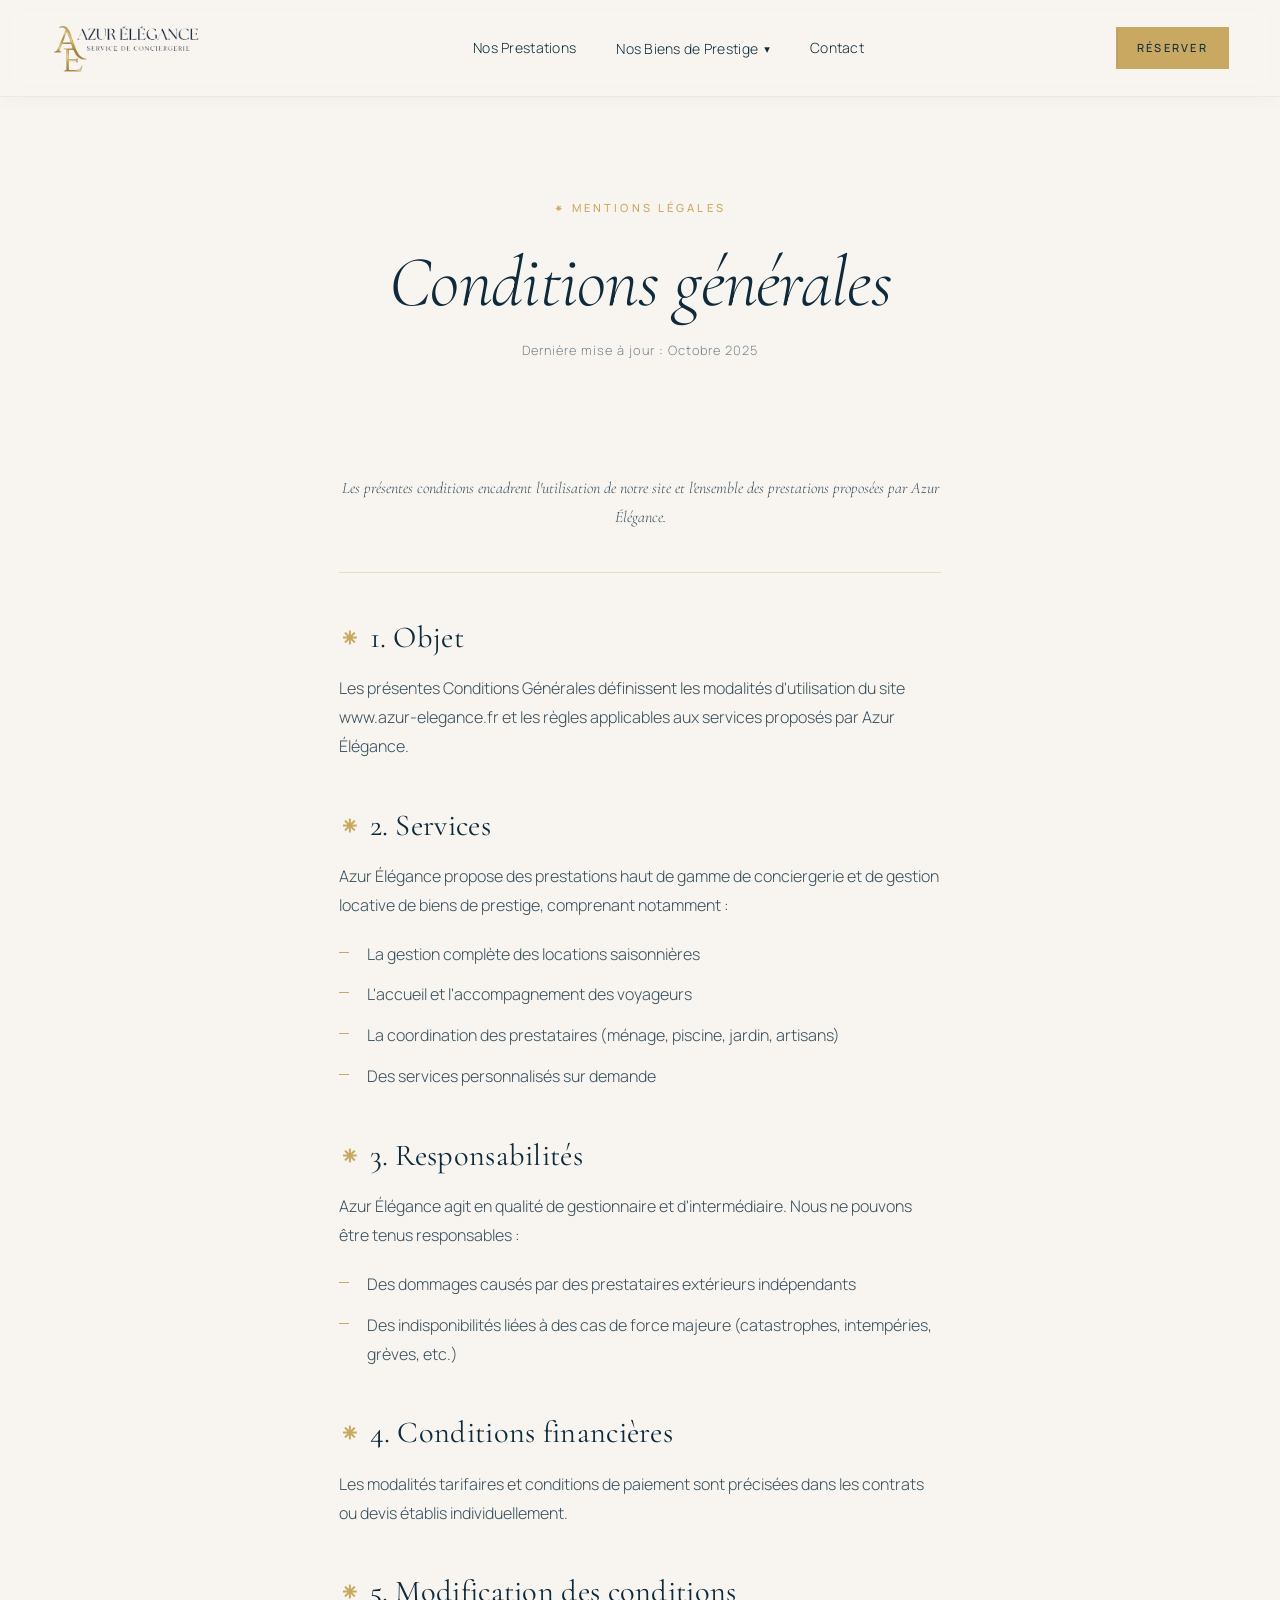
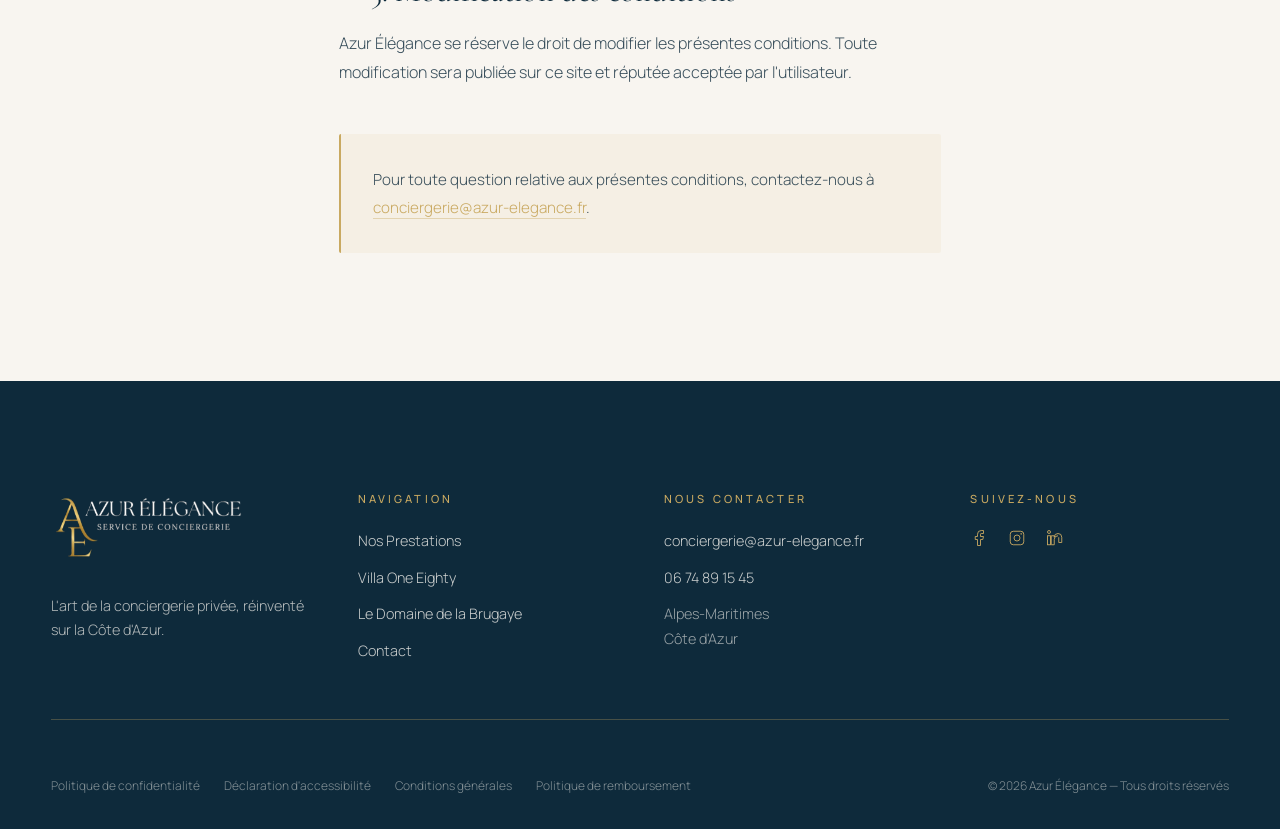
<file: conditions-generales.html>
<!doctype html>
<html lang="fr">
  <head>
    <meta charset="UTF-8" />
    <meta name="viewport" content="width=device-width, initial-scale=1.0" />
    <title>Conditions générales · Azur Élégance</title>
    <meta
      name="description"
      content="Conditions générales d'utilisation et de service d'Azur Élégance — Conciergerie privée et gestion locative haut de gamme sur la Côte d'Azur."
    />
    <meta name="robots" content="index, follow" />

    <!-- Open Graph -->
    <meta
      property="og:title"
      content="Conditions générales — Azur Élégance"
    />
    <meta
      property="og:description"
      content="Conditions générales d'utilisation et de service d'Azur Élégance — Conciergerie privée et gestion locative haut de gamme sur la Côte d'Azur."
    />
    <meta property="og:type" content="website" />
    <meta property="og:locale" content="fr_FR" />

    <!-- Fonts -->
    <link rel="preconnect" href="https://fonts.googleapis.com" />
    <link rel="preconnect" href="https://fonts.gstatic.com" crossorigin />
    <link
      href="https://fonts.googleapis.com/css2?family=Cormorant+Garamond:ital,wght@0,300;0,400;0,500;1,300;1,400&family=Manrope:wght@200;300;400;500;600&display=swap"
      rel="stylesheet"
    />

    <!-- Styles -->
    <link rel="stylesheet" href="css/style.css" />
  </head>
  <body>
    <!-- ============================================================
       HEADER (commun à toutes les pages)
       ============================================================ -->
    <header class="site-header">
      <div class="container site-header__inner">
        <a href="index.html" class="logo" aria-label="Azur Élégance — Accueil">
          <span>Azur</span>
          <span class="logo__ornament" aria-hidden="true">⁕</span>
          <span>Élégance</span>
        </a>

        <nav class="nav-desktop" aria-label="Navigation principale">
          <a href="nos-prestations.html" class="nav-link">Nos Prestations</a>
          <div class="nav-dropdown">
            <button
              class="nav-link nav-dropdown__trigger"
              aria-expanded="false"
              aria-haspopup="true"
            >
              Nos Biens de Prestige
              <span class="nav-dropdown__arrow" aria-hidden="true">▾</span>
            </button>
            <div class="nav-dropdown__menu">
              <div class="nav-dropdown__inner">
                <a href="villa-one-eighty.html" class="nav-dropdown__item"
                  >Villa One Eighty</a
                >
                <a
                  href="le-domaine-de-la-brugaye.html"
                  class="nav-dropdown__item"
                  >Le Domaine de la Brugaye</a
                >
              </div>
            </div>
          </div>
          <a href="contact.html" class="nav-link">Contact</a>
        </nav>

        <div class="site-header__actions">
          <a
            href="contact.html"
            class="btn btn--primary btn--sm btn--cta-desktop"
          >
            <span>Réserver</span>
          </a>
          <button
            class="hamburger"
            aria-label="Ouvrir le menu"
            aria-expanded="false"
          >
            <span class="hamburger__line"></span>
            <span class="hamburger__line"></span>
            <span class="hamburger__line"></span>
          </button>
        </div>
      </div>
    </header>

    <!-- Menu mobile overlay -->
    <nav class="mobile-menu" aria-label="Navigation mobile">
      <a href="index.html" class="mobile-menu__link">Accueil</a>
      <a href="nos-prestations.html" class="mobile-menu__link"
        >Nos Prestations</a
      >
      <a href="villa-one-eighty.html" class="mobile-menu__link"
        >Villa One Eighty</a
      >
      <a href="le-domaine-de-la-brugaye.html" class="mobile-menu__link"
        >Le Domaine de la Brugaye</a
      >
      <a href="contact.html" class="mobile-menu__link">Contact</a>
      <a href="contact.html" class="btn btn--primary mobile-menu__cta">
        <span>Réserver</span>
      </a>
    </nav>

        <main id="main">
      <!-- ============================================================
         HERO — Titre de la page légale
         ============================================================ -->
      <section class="legal-hero">
        <div class="legal-hero__inner">
          <span class="eyebrow">⁕ Mentions légales</span>
          <h1 class="hero__title">Conditions générales</h1>
          <p class="legal-hero__meta">Dernière mise à jour : Octobre 2025</p>
        </div>
      </section>

      <!-- ============================================================
         CONTENU
         ============================================================ -->
      <section class="legal-content">
        <div class="legal-content__inner">
          <p class="legal-content__intro">
            Les présentes conditions encadrent l'utilisation de notre site et l'ensemble des prestations proposées par Azur Élégance.
          </p>

          <h2>1. Objet</h2>
          <p>
            Les présentes Conditions Générales définissent les modalités
            d'utilisation du site www.azur-elegance.fr et les règles applicables
            aux services proposés par Azur Élégance.
          </p>

          <h2>2. Services</h2>
          <p>
            Azur Élégance propose des prestations haut de gamme de conciergerie
            et de gestion locative de biens de prestige, comprenant notamment :
          </p>
          <ul>
            <li>La gestion complète des locations saisonnières</li>
            <li>L'accueil et l'accompagnement des voyageurs</li>
            <li>
              La coordination des prestataires (ménage, piscine, jardin,
              artisans)
            </li>
            <li>Des services personnalisés sur demande</li>
          </ul>

          <h2>3. Responsabilités</h2>
          <p>
            Azur Élégance agit en qualité de gestionnaire et d'intermédiaire.
            Nous ne pouvons être tenus responsables :
          </p>
          <ul>
            <li>Des dommages causés par des prestataires extérieurs indépendants</li>
            <li>
              Des indisponibilités liées à des cas de force majeure
              (catastrophes, intempéries, grèves, etc.)
            </li>
          </ul>

          <h2>4. Conditions financières</h2>
          <p>
            Les modalités tarifaires et conditions de paiement sont précisées
            dans les contrats ou devis établis individuellement.
          </p>

          <h2>5. Modification des conditions</h2>
          <p>
            Azur Élégance se réserve le droit de modifier les présentes
            conditions. Toute modification sera publiée sur ce site et réputée
            acceptée par l'utilisateur.
          </p>

          <div class="legal-content__contact">
            <p>
              Pour toute question relative aux présentes conditions, contactez-nous à
              <a
                href="mailto:conciergerie@azur-elegance.fr?subject=Conditions%20g%C3%A9n%C3%A9rales"
                >conciergerie@azur-elegance.fr</a
              >.
            </p>
          </div>
        </div>
      </section>
    </main>


    <!-- ============================================================
       FOOTER (commun à toutes les pages)
       ============================================================ -->
    <footer class="site-footer">
      <div class="container">
        <div class="site-footer__grid">
          <div>
            <a href="index.html" class="logo">
              <span>Azur</span>
              <span class="logo__ornament" aria-hidden="true">⁕</span>
              <span>Élégance</span>
            </a>
            <p class="site-footer__tagline">
              L'art de la conciergerie privée, réinventé sur la Côte d'Azur.
            </p>
          </div>

          <div>
            <h4 class="site-footer__column-title">Navigation</h4>
            <ul class="site-footer__list">
              <li><a href="nos-prestations.html">Nos Prestations</a></li>
              <li><a href="villa-one-eighty.html">Villa One Eighty</a></li>
              <li>
                <a href="le-domaine-de-la-brugaye.html"
                  >Le Domaine de la Brugaye</a
                >
              </li>
              <li><a href="contact.html">Contact</a></li>
            </ul>
          </div>

          <div>
            <h4 class="site-footer__column-title">Nous contacter</h4>
            <ul class="site-footer__list">
              <li>
                <a href="mailto:conciergerie@azur-elegance.fr"
                  >conciergerie@azur-elegance.fr</a
                >
              </li>
              <li><a href="tel:+33674891545">06 74 89 15 45</a></li>
              <li class="muted">Alpes-Maritimes<br />Côte d'Azur</li>
            </ul>
          </div>

          <div>
            <h4 class="site-footer__column-title">Suivez-nous</h4>
            <div class="site-footer__social">
              <a href="#" aria-label="Facebook">
                <svg
                  width="18"
                  height="18"
                  viewBox="0 0 24 24"
                  fill="none"
                  stroke="currentColor"
                  stroke-width="1.2"
                >
                  <path
                    d="M18 2h-3a5 5 0 0 0-5 5v3H7v4h3v8h4v-8h3l1-4h-4V7a1 1 0 0 1 1-1h3z"
                    stroke-linejoin="round"
                  />
                </svg>
              </a>
              <a href="#" aria-label="Instagram">
                <svg
                  width="18"
                  height="18"
                  viewBox="0 0 24 24"
                  fill="none"
                  stroke="currentColor"
                  stroke-width="1.2"
                >
                  <rect x="3" y="3" width="18" height="18" rx="4" />
                  <circle cx="12" cy="12" r="4" />
                  <circle cx="17.5" cy="6.5" r="0.5" fill="currentColor" />
                </svg>
              </a>
              <a href="#" aria-label="LinkedIn">
                <svg
                  width="18"
                  height="18"
                  viewBox="0 0 24 24"
                  fill="none"
                  stroke="currentColor"
                  stroke-width="1.2"
                >
                  <rect x="2" y="9" width="4" height="12" />
                  <circle cx="4" cy="4" r="2" />
                  <path
                    d="M16 9a5 5 0 0 0-5 5v7h-4V9h4v2a5 5 0 0 1 5-5a5 5 0 0 1 5 5v7h-4v-7"
                    stroke-linejoin="round"
                  />
                </svg>
              </a>
            </div>
          </div>
        </div>

        <hr class="site-footer__separator" />

        <div class="site-footer__bottom">
          <ul class="site-footer__legal">
            <li>
              <a href="politique-de-confidentialite.html"
                >Politique de confidentialité</a
              >
            </li>
            <li>
              <a href="declaration-accessibilite.html"
                >Déclaration d'accessibilité</a
              >
            </li>
            <li>
              <a href="conditions-generales.html">Conditions générales</a>
            </li>
            <li>
              <a href="politique-de-remboursement.html"
                >Politique de remboursement</a
              >
            </li>
          </ul>
          <p>© 2026 Azur Élégance — Tous droits réservés</p>
        </div>
      </div>
    </footer>

    <script src="js/main.js"></script>
  </body>
</html>
</file>
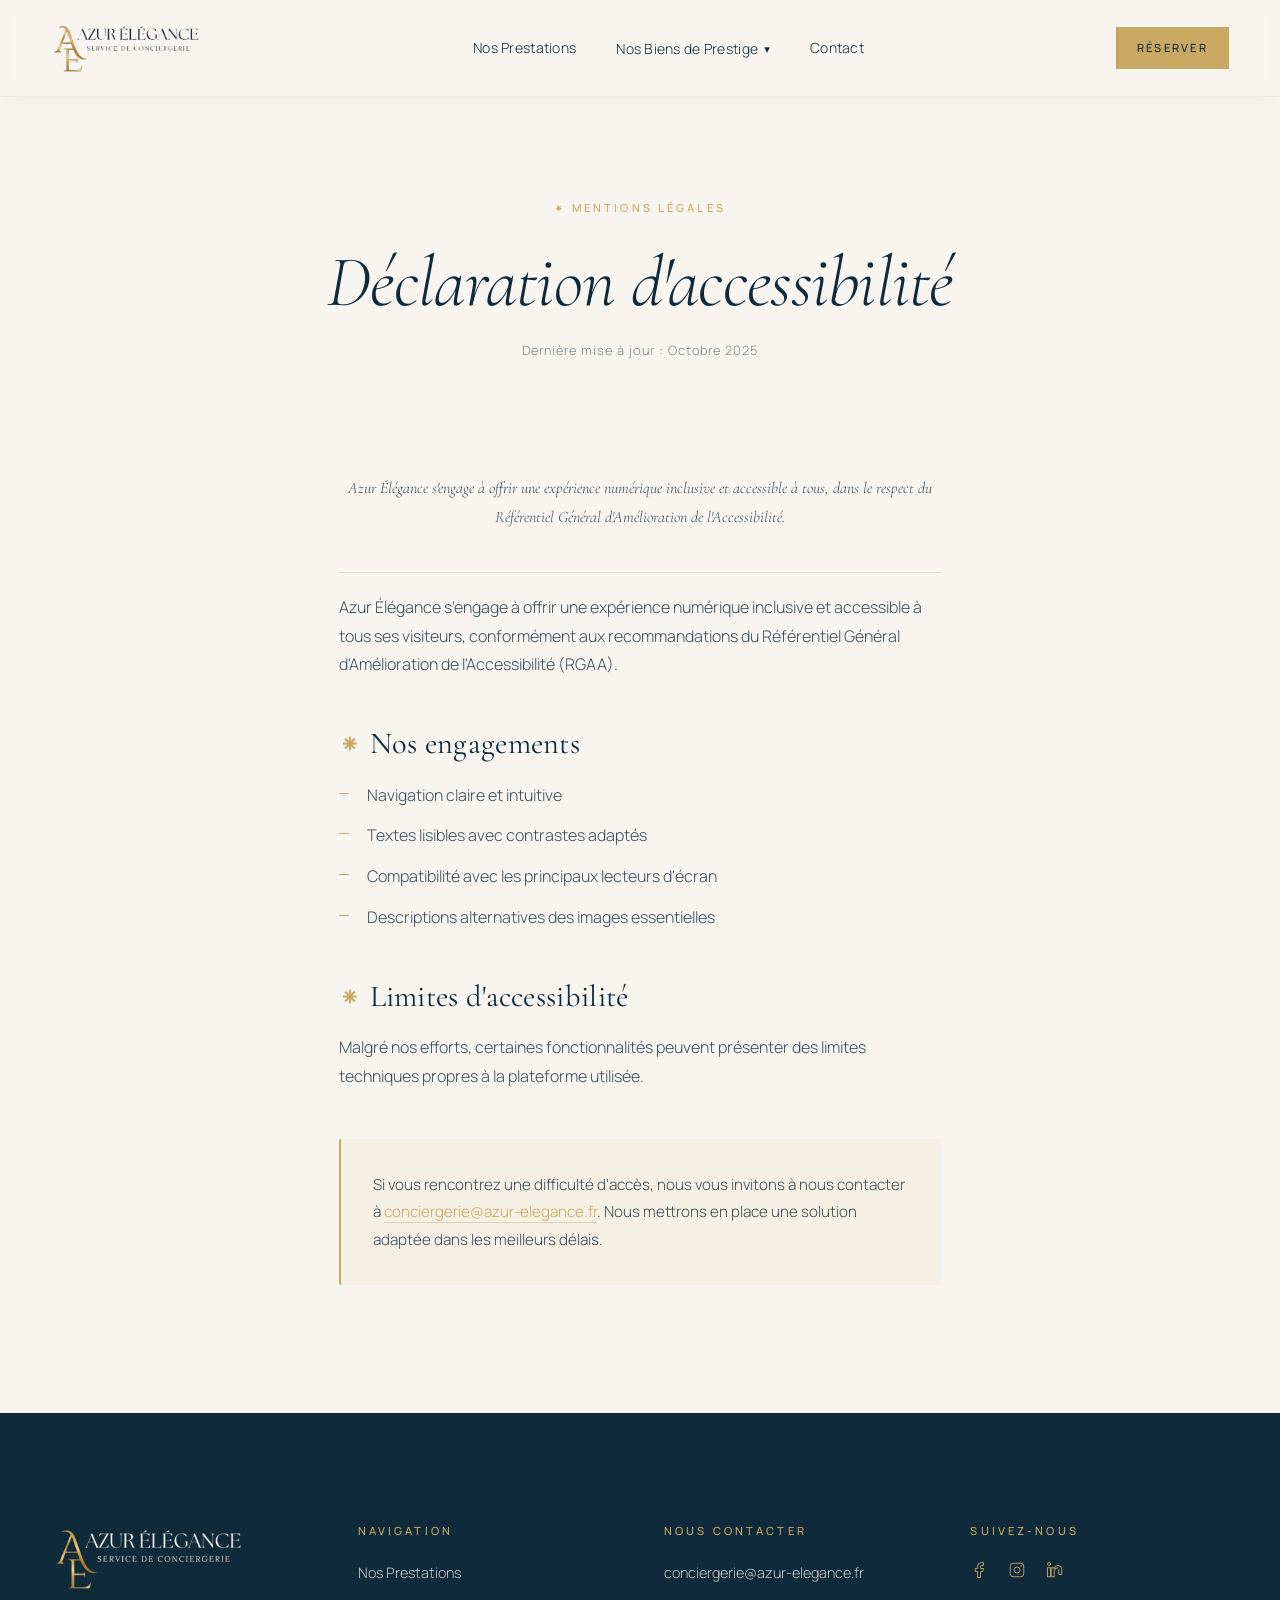
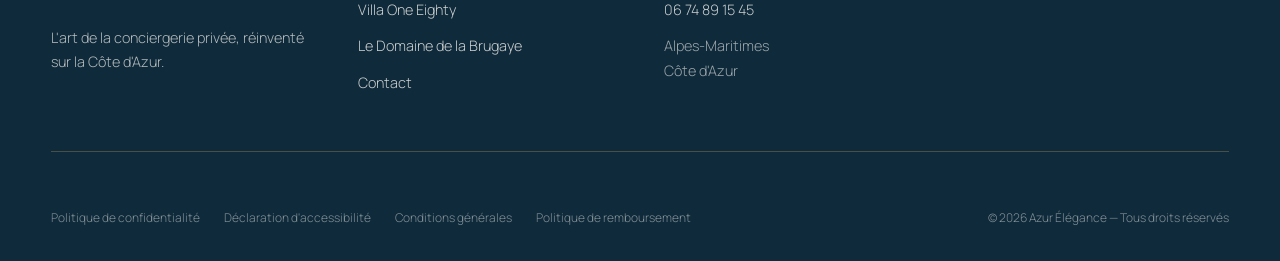
<file: declaration-accessibilite.html>
<!doctype html>
<html lang="fr">
  <head>
    <meta charset="UTF-8" />
    <meta name="viewport" content="width=device-width, initial-scale=1.0" />
    <title>Déclaration d'accessibilité · Azur Élégance</title>
    <meta
      name="description"
      content="Déclaration d'accessibilité d'Azur Élégance — Notre engagement pour une expérience numérique inclusive, conforme au RGAA."
    />
    <meta name="robots" content="index, follow" />

    <!-- Open Graph -->
    <meta
      property="og:title"
      content="Déclaration d'accessibilité — Azur Élégance"
    />
    <meta
      property="og:description"
      content="Déclaration d'accessibilité d'Azur Élégance — Notre engagement pour une expérience numérique inclusive, conforme au RGAA."
    />
    <meta property="og:type" content="website" />
    <meta property="og:locale" content="fr_FR" />

    <!-- Fonts -->
    <link rel="preconnect" href="https://fonts.googleapis.com" />
    <link rel="preconnect" href="https://fonts.gstatic.com" crossorigin />
    <link
      href="https://fonts.googleapis.com/css2?family=Cormorant+Garamond:ital,wght@0,300;0,400;0,500;1,300;1,400&family=Manrope:wght@200;300;400;500;600&display=swap"
      rel="stylesheet"
    />

    <!-- Styles -->
    <link rel="stylesheet" href="css/style.css" />
  </head>
  <body>
    <!-- ============================================================
       HEADER (commun à toutes les pages)
       ============================================================ -->
    <header class="site-header">
      <div class="container site-header__inner">
        <a href="index.html" class="logo" aria-label="Azur Élégance — Accueil">
          <span>Azur</span>
          <span class="logo__ornament" aria-hidden="true">⁕</span>
          <span>Élégance</span>
        </a>

        <nav class="nav-desktop" aria-label="Navigation principale">
          <a href="nos-prestations.html" class="nav-link">Nos Prestations</a>
          <div class="nav-dropdown">
            <button
              class="nav-link nav-dropdown__trigger"
              aria-expanded="false"
              aria-haspopup="true"
            >
              Nos Biens de Prestige
              <span class="nav-dropdown__arrow" aria-hidden="true">▾</span>
            </button>
            <div class="nav-dropdown__menu">
              <div class="nav-dropdown__inner">
                <a href="villa-one-eighty.html" class="nav-dropdown__item"
                  >Villa One Eighty</a
                >
                <a
                  href="le-domaine-de-la-brugaye.html"
                  class="nav-dropdown__item"
                  >Le Domaine de la Brugaye</a
                >
              </div>
            </div>
          </div>
          <a href="contact.html" class="nav-link">Contact</a>
        </nav>

        <div class="site-header__actions">
          <a
            href="contact.html"
            class="btn btn--primary btn--sm btn--cta-desktop"
          >
            <span>Réserver</span>
          </a>
          <button
            class="hamburger"
            aria-label="Ouvrir le menu"
            aria-expanded="false"
          >
            <span class="hamburger__line"></span>
            <span class="hamburger__line"></span>
            <span class="hamburger__line"></span>
          </button>
        </div>
      </div>
    </header>

    <!-- Menu mobile overlay -->
    <nav class="mobile-menu" aria-label="Navigation mobile">
      <a href="index.html" class="mobile-menu__link">Accueil</a>
      <a href="nos-prestations.html" class="mobile-menu__link"
        >Nos Prestations</a
      >
      <a href="villa-one-eighty.html" class="mobile-menu__link"
        >Villa One Eighty</a
      >
      <a href="le-domaine-de-la-brugaye.html" class="mobile-menu__link"
        >Le Domaine de la Brugaye</a
      >
      <a href="contact.html" class="mobile-menu__link">Contact</a>
      <a href="contact.html" class="btn btn--primary mobile-menu__cta">
        <span>Réserver</span>
      </a>
    </nav>

        <main id="main">
      <!-- ============================================================
         HERO — Titre de la page légale
         ============================================================ -->
      <section class="legal-hero">
        <div class="legal-hero__inner">
          <span class="eyebrow">⁕ Mentions légales</span>
          <h1 class="hero__title">Déclaration d'accessibilité</h1>
          <p class="legal-hero__meta">Dernière mise à jour : Octobre 2025</p>
        </div>
      </section>

      <!-- ============================================================
         CONTENU
         ============================================================ -->
      <section class="legal-content">
        <div class="legal-content__inner">
          <p class="legal-content__intro">
            Azur Élégance s'engage à offrir une expérience numérique inclusive et accessible à tous, dans le respect du Référentiel Général d'Amélioration de l'Accessibilité.
          </p>

          <p>
            Azur Élégance s'engage à offrir une expérience numérique inclusive
            et accessible à tous ses visiteurs, conformément aux recommandations
            du Référentiel Général d'Amélioration de l'Accessibilité (RGAA).
          </p>

          <h2>Nos engagements</h2>
          <ul>
            <li>Navigation claire et intuitive</li>
            <li>Textes lisibles avec contrastes adaptés</li>
            <li>Compatibilité avec les principaux lecteurs d'écran</li>
            <li>Descriptions alternatives des images essentielles</li>
          </ul>

          <h2>Limites d'accessibilité</h2>
          <p>
            Malgré nos efforts, certaines fonctionnalités peuvent présenter des
            limites techniques propres à la plateforme utilisée.
          </p>

          <div class="legal-content__contact">
            <p>
              Si vous rencontrez une difficulté d'accès, nous vous invitons à
              nous contacter à
              <a
                href="mailto:conciergerie@azur-elegance.fr?subject=D%C3%A9claration%20d%E2%80%99accessibilit%C3%A9"
                >conciergerie@azur-elegance.fr</a
              >. Nous mettrons en place une solution adaptée dans les meilleurs
              délais.
            </p>
          </div>
        </div>
      </section>
    </main>


    <!-- ============================================================
       FOOTER (commun à toutes les pages)
       ============================================================ -->
    <footer class="site-footer">
      <div class="container">
        <div class="site-footer__grid">
          <div>
            <a href="index.html" class="logo">
              <span>Azur</span>
              <span class="logo__ornament" aria-hidden="true">⁕</span>
              <span>Élégance</span>
            </a>
            <p class="site-footer__tagline">
              L'art de la conciergerie privée, réinventé sur la Côte d'Azur.
            </p>
          </div>

          <div>
            <h4 class="site-footer__column-title">Navigation</h4>
            <ul class="site-footer__list">
              <li><a href="nos-prestations.html">Nos Prestations</a></li>
              <li><a href="villa-one-eighty.html">Villa One Eighty</a></li>
              <li>
                <a href="le-domaine-de-la-brugaye.html"
                  >Le Domaine de la Brugaye</a
                >
              </li>
              <li><a href="contact.html">Contact</a></li>
            </ul>
          </div>

          <div>
            <h4 class="site-footer__column-title">Nous contacter</h4>
            <ul class="site-footer__list">
              <li>
                <a href="mailto:conciergerie@azur-elegance.fr"
                  >conciergerie@azur-elegance.fr</a
                >
              </li>
              <li><a href="tel:+33674891545">06 74 89 15 45</a></li>
              <li class="muted">Alpes-Maritimes<br />Côte d'Azur</li>
            </ul>
          </div>

          <div>
            <h4 class="site-footer__column-title">Suivez-nous</h4>
            <div class="site-footer__social">
              <a href="#" aria-label="Facebook">
                <svg
                  width="18"
                  height="18"
                  viewBox="0 0 24 24"
                  fill="none"
                  stroke="currentColor"
                  stroke-width="1.2"
                >
                  <path
                    d="M18 2h-3a5 5 0 0 0-5 5v3H7v4h3v8h4v-8h3l1-4h-4V7a1 1 0 0 1 1-1h3z"
                    stroke-linejoin="round"
                  />
                </svg>
              </a>
              <a href="#" aria-label="Instagram">
                <svg
                  width="18"
                  height="18"
                  viewBox="0 0 24 24"
                  fill="none"
                  stroke="currentColor"
                  stroke-width="1.2"
                >
                  <rect x="3" y="3" width="18" height="18" rx="4" />
                  <circle cx="12" cy="12" r="4" />
                  <circle cx="17.5" cy="6.5" r="0.5" fill="currentColor" />
                </svg>
              </a>
              <a href="#" aria-label="LinkedIn">
                <svg
                  width="18"
                  height="18"
                  viewBox="0 0 24 24"
                  fill="none"
                  stroke="currentColor"
                  stroke-width="1.2"
                >
                  <rect x="2" y="9" width="4" height="12" />
                  <circle cx="4" cy="4" r="2" />
                  <path
                    d="M16 9a5 5 0 0 0-5 5v7h-4V9h4v2a5 5 0 0 1 5-5a5 5 0 0 1 5 5v7h-4v-7"
                    stroke-linejoin="round"
                  />
                </svg>
              </a>
            </div>
          </div>
        </div>

        <hr class="site-footer__separator" />

        <div class="site-footer__bottom">
          <ul class="site-footer__legal">
            <li>
              <a href="politique-de-confidentialite.html"
                >Politique de confidentialité</a
              >
            </li>
            <li>
              <a href="declaration-accessibilite.html"
                >Déclaration d'accessibilité</a
              >
            </li>
            <li>
              <a href="conditions-generales.html">Conditions générales</a>
            </li>
            <li>
              <a href="politique-de-remboursement.html"
                >Politique de remboursement</a
              >
            </li>
          </ul>
          <p>© 2026 Azur Élégance — Tous droits réservés</p>
        </div>
      </div>
    </footer>

    <script src="js/main.js"></script>
  </body>
</html>
</file>
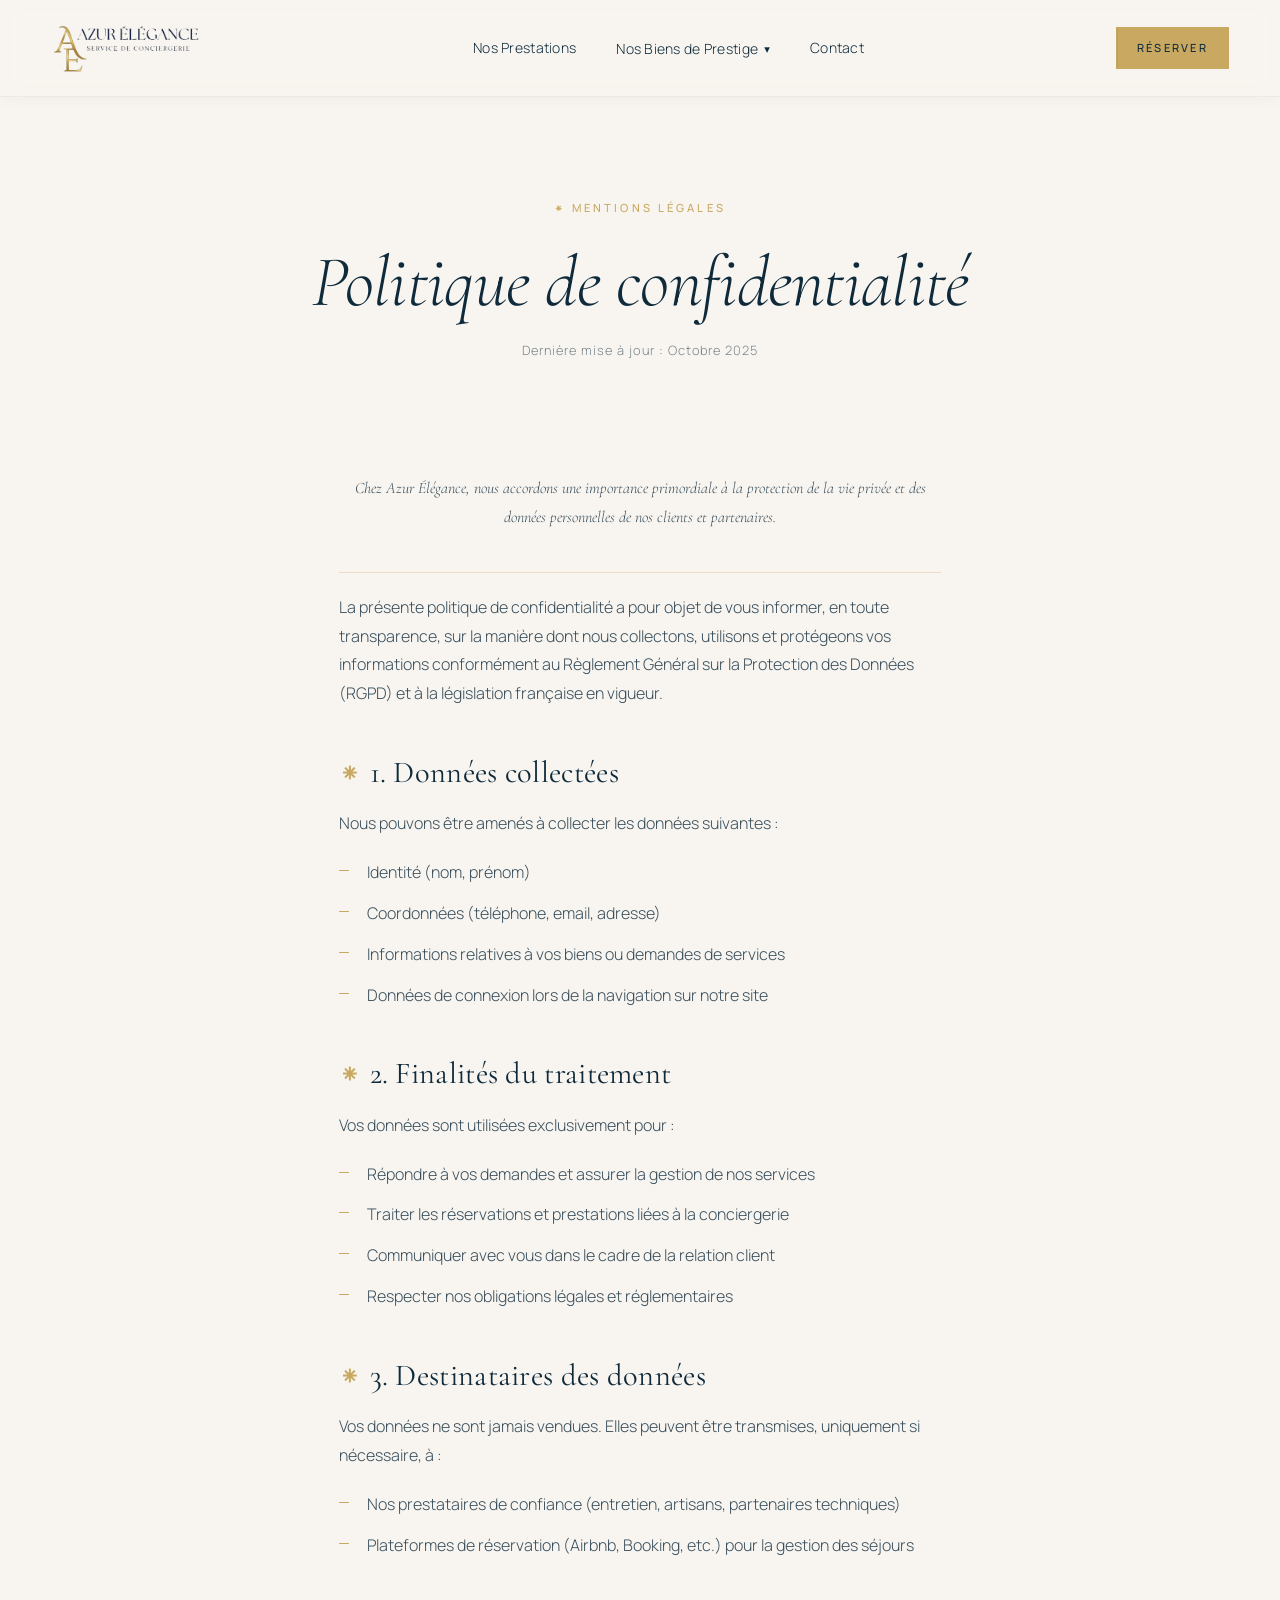
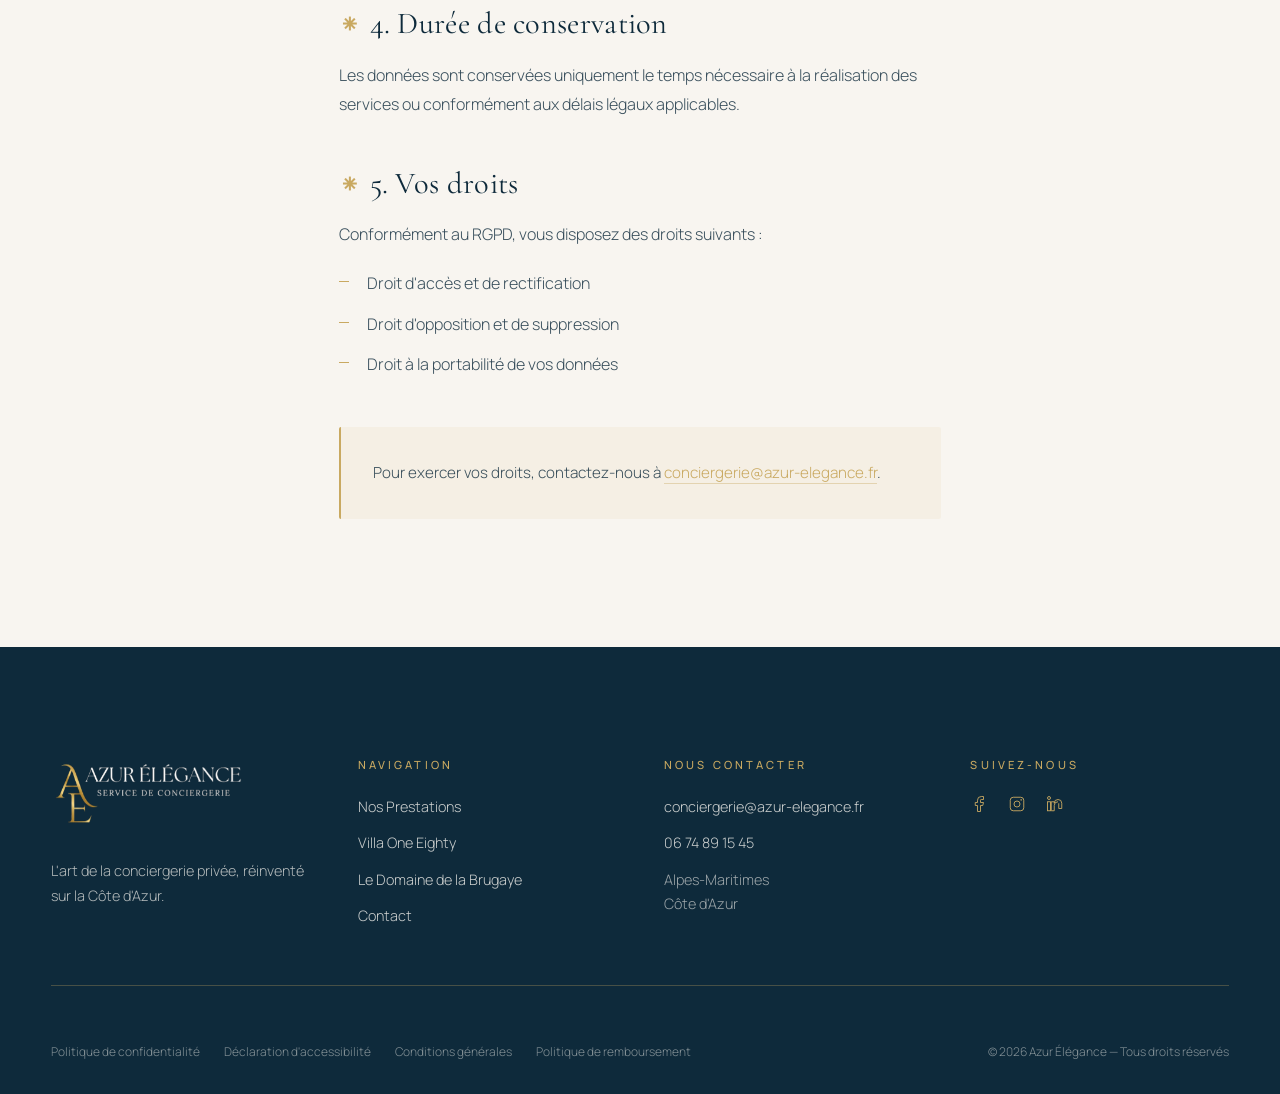
<file: politique-de-confidentialite.html>
<!doctype html>
<html lang="fr">
  <head>
    <meta charset="UTF-8" />
    <meta name="viewport" content="width=device-width, initial-scale=1.0" />
    <title>Politique de confidentialité · Azur Élégance</title>
    <meta
      name="description"
      content="Politique de confidentialité d'Azur Élégance — Conciergerie privée haut de gamme sur la Côte d'Azur. Protection de vos données personnelles conformément au RGPD."
    />
    <meta name="robots" content="index, follow" />

    <!-- Open Graph -->
    <meta
      property="og:title"
      content="Politique de confidentialité — Azur Élégance"
    />
    <meta
      property="og:description"
      content="Protection de vos données personnelles — Azur Élégance, conciergerie privée sur la Côte d'Azur."
    />
    <meta property="og:type" content="website" />
    <meta property="og:locale" content="fr_FR" />

    <!-- Fonts -->
    <link rel="preconnect" href="https://fonts.googleapis.com" />
    <link rel="preconnect" href="https://fonts.gstatic.com" crossorigin />
    <link
      href="https://fonts.googleapis.com/css2?family=Cormorant+Garamond:ital,wght@0,300;0,400;0,500;1,300;1,400&family=Manrope:wght@200;300;400;500;600&display=swap"
      rel="stylesheet"
    />

    <!-- Styles -->
    <link rel="stylesheet" href="css/style.css" />
  </head>
  <body>
    <!-- ============================================================
       HEADER (commun à toutes les pages)
       ============================================================ -->
    <header class="site-header">
      <div class="container site-header__inner">
        <a href="index.html" class="logo" aria-label="Azur Élégance — Accueil">
          <span>Azur</span>
          <span class="logo__ornament" aria-hidden="true">⁕</span>
          <span>Élégance</span>
        </a>

        <nav class="nav-desktop" aria-label="Navigation principale">
          <a href="nos-prestations.html" class="nav-link">Nos Prestations</a>
          <div class="nav-dropdown">
            <button
              class="nav-link nav-dropdown__trigger"
              aria-expanded="false"
              aria-haspopup="true"
            >
              Nos Biens de Prestige
              <span class="nav-dropdown__arrow" aria-hidden="true">▾</span>
            </button>
            <div class="nav-dropdown__menu">
              <div class="nav-dropdown__inner">
                <a href="villa-one-eighty.html" class="nav-dropdown__item"
                  >Villa One Eighty</a
                >
                <a
                  href="le-domaine-de-la-brugaye.html"
                  class="nav-dropdown__item"
                  >Le Domaine de la Brugaye</a
                >
              </div>
            </div>
          </div>
          <a href="contact.html" class="nav-link">Contact</a>
        </nav>

        <div class="site-header__actions">
          <a
            href="contact.html"
            class="btn btn--primary btn--sm btn--cta-desktop"
          >
            <span>Réserver</span>
          </a>
          <button
            class="hamburger"
            aria-label="Ouvrir le menu"
            aria-expanded="false"
          >
            <span class="hamburger__line"></span>
            <span class="hamburger__line"></span>
            <span class="hamburger__line"></span>
          </button>
        </div>
      </div>
    </header>

    <!-- Menu mobile overlay -->
    <nav class="mobile-menu" aria-label="Navigation mobile">
      <a href="index.html" class="mobile-menu__link">Accueil</a>
      <a href="nos-prestations.html" class="mobile-menu__link"
        >Nos Prestations</a
      >
      <a href="villa-one-eighty.html" class="mobile-menu__link"
        >Villa One Eighty</a
      >
      <a href="le-domaine-de-la-brugaye.html" class="mobile-menu__link"
        >Le Domaine de la Brugaye</a
      >
      <a href="contact.html" class="mobile-menu__link">Contact</a>
      <a href="contact.html" class="btn btn--primary mobile-menu__cta">
        <span>Réserver</span>
      </a>
    </nav>

    <main id="main">
      <!-- ============================================================
         HERO — Titre de la page légale
         ============================================================ -->
      <section class="legal-hero">
        <div class="legal-hero__inner">
          <span class="eyebrow">⁕ Mentions légales</span>
          <h1 class="hero__title">Politique de confidentialité</h1>
          <p class="legal-hero__meta">Dernière mise à jour : Octobre 2025</p>
        </div>
      </section>

      <!-- ============================================================
         CONTENU
         ============================================================ -->
      <section class="legal-content">
        <div class="legal-content__inner">
          <p class="legal-content__intro">
            Chez Azur Élégance, nous accordons une importance primordiale à la
            protection de la vie privée et des données personnelles de nos
            clients et partenaires.
          </p>

          <p>
            La présente politique de confidentialité a pour objet de vous
            informer, en toute transparence, sur la manière dont nous
            collectons, utilisons et protégeons vos informations conformément au
            Règlement Général sur la Protection des Données (RGPD) et à la
            législation française en vigueur.
          </p>

          <h2>1. Données collectées</h2>
          <p>Nous pouvons être amenés à collecter les données suivantes :</p>
          <ul>
            <li>Identité (nom, prénom)</li>
            <li>Coordonnées (téléphone, email, adresse)</li>
            <li>Informations relatives à vos biens ou demandes de services</li>
            <li>Données de connexion lors de la navigation sur notre site</li>
          </ul>

          <h2>2. Finalités du traitement</h2>
          <p>Vos données sont utilisées exclusivement pour :</p>
          <ul>
            <li>Répondre à vos demandes et assurer la gestion de nos services</li>
            <li>Traiter les réservations et prestations liées à la conciergerie</li>
            <li>Communiquer avec vous dans le cadre de la relation client</li>
            <li>Respecter nos obligations légales et réglementaires</li>
          </ul>

          <h2>3. Destinataires des données</h2>
          <p>
            Vos données ne sont jamais vendues. Elles peuvent être transmises,
            uniquement si nécessaire, à :
          </p>
          <ul>
            <li>
              Nos prestataires de confiance (entretien, artisans, partenaires
              techniques)
            </li>
            <li>
              Plateformes de réservation (Airbnb, Booking, etc.) pour la gestion
              des séjours
            </li>
          </ul>

          <h2>4. Durée de conservation</h2>
          <p>
            Les données sont conservées uniquement le temps nécessaire à la
            réalisation des services ou conformément aux délais légaux
            applicables.
          </p>

          <h2>5. Vos droits</h2>
          <p>Conformément au RGPD, vous disposez des droits suivants :</p>
          <ul>
            <li>Droit d'accès et de rectification</li>
            <li>Droit d'opposition et de suppression</li>
            <li>Droit à la portabilité de vos données</li>
          </ul>

          <div class="legal-content__contact">
            <p>
              Pour exercer vos droits, contactez-nous à
              <a
                href="mailto:conciergerie@azur-elegance.fr?subject=Politique%20de%20confidentialit%C3%A9"
                >conciergerie@azur-elegance.fr</a
              >.
            </p>
          </div>
        </div>
      </section>
    </main>

    <!-- ============================================================
       FOOTER (commun à toutes les pages)
       ============================================================ -->
    <footer class="site-footer">
      <div class="container">
        <div class="site-footer__grid">
          <div>
            <a href="index.html" class="logo">
              <span>Azur</span>
              <span class="logo__ornament" aria-hidden="true">⁕</span>
              <span>Élégance</span>
            </a>
            <p class="site-footer__tagline">
              L'art de la conciergerie privée, réinventé sur la Côte d'Azur.
            </p>
          </div>

          <div>
            <h4 class="site-footer__column-title">Navigation</h4>
            <ul class="site-footer__list">
              <li><a href="nos-prestations.html">Nos Prestations</a></li>
              <li><a href="villa-one-eighty.html">Villa One Eighty</a></li>
              <li>
                <a href="le-domaine-de-la-brugaye.html"
                  >Le Domaine de la Brugaye</a
                >
              </li>
              <li><a href="contact.html">Contact</a></li>
            </ul>
          </div>

          <div>
            <h4 class="site-footer__column-title">Nous contacter</h4>
            <ul class="site-footer__list">
              <li>
                <a href="mailto:conciergerie@azur-elegance.fr"
                  >conciergerie@azur-elegance.fr</a
                >
              </li>
              <li><a href="tel:+33674891545">06 74 89 15 45</a></li>
              <li class="muted">Alpes-Maritimes<br />Côte d'Azur</li>
            </ul>
          </div>

          <div>
            <h4 class="site-footer__column-title">Suivez-nous</h4>
            <div class="site-footer__social">
              <a href="#" aria-label="Facebook">
                <svg
                  width="18"
                  height="18"
                  viewBox="0 0 24 24"
                  fill="none"
                  stroke="currentColor"
                  stroke-width="1.2"
                >
                  <path
                    d="M18 2h-3a5 5 0 0 0-5 5v3H7v4h3v8h4v-8h3l1-4h-4V7a1 1 0 0 1 1-1h3z"
                    stroke-linejoin="round"
                  />
                </svg>
              </a>
              <a href="#" aria-label="Instagram">
                <svg
                  width="18"
                  height="18"
                  viewBox="0 0 24 24"
                  fill="none"
                  stroke="currentColor"
                  stroke-width="1.2"
                >
                  <rect x="3" y="3" width="18" height="18" rx="4" />
                  <circle cx="12" cy="12" r="4" />
                  <circle cx="17.5" cy="6.5" r="0.5" fill="currentColor" />
                </svg>
              </a>
              <a href="#" aria-label="LinkedIn">
                <svg
                  width="18"
                  height="18"
                  viewBox="0 0 24 24"
                  fill="none"
                  stroke="currentColor"
                  stroke-width="1.2"
                >
                  <rect x="2" y="9" width="4" height="12" />
                  <circle cx="4" cy="4" r="2" />
                  <path
                    d="M16 9a5 5 0 0 0-5 5v7h-4V9h4v2a5 5 0 0 1 5-5a5 5 0 0 1 5 5v7h-4v-7"
                    stroke-linejoin="round"
                  />
                </svg>
              </a>
            </div>
          </div>
        </div>

        <hr class="site-footer__separator" />

        <div class="site-footer__bottom">
          <ul class="site-footer__legal">
            <li>
              <a href="politique-de-confidentialite.html"
                >Politique de confidentialité</a
              >
            </li>
            <li>
              <a href="declaration-accessibilite.html"
                >Déclaration d'accessibilité</a
              >
            </li>
            <li>
              <a href="conditions-generales.html">Conditions générales</a>
            </li>
            <li>
              <a href="politique-de-remboursement.html"
                >Politique de remboursement</a
              >
            </li>
          </ul>
          <p>© 2026 Azur Élégance — Tous droits réservés</p>
        </div>
      </div>
    </footer>

    <script src="js/main.js"></script>
  </body>
</html>
</file>
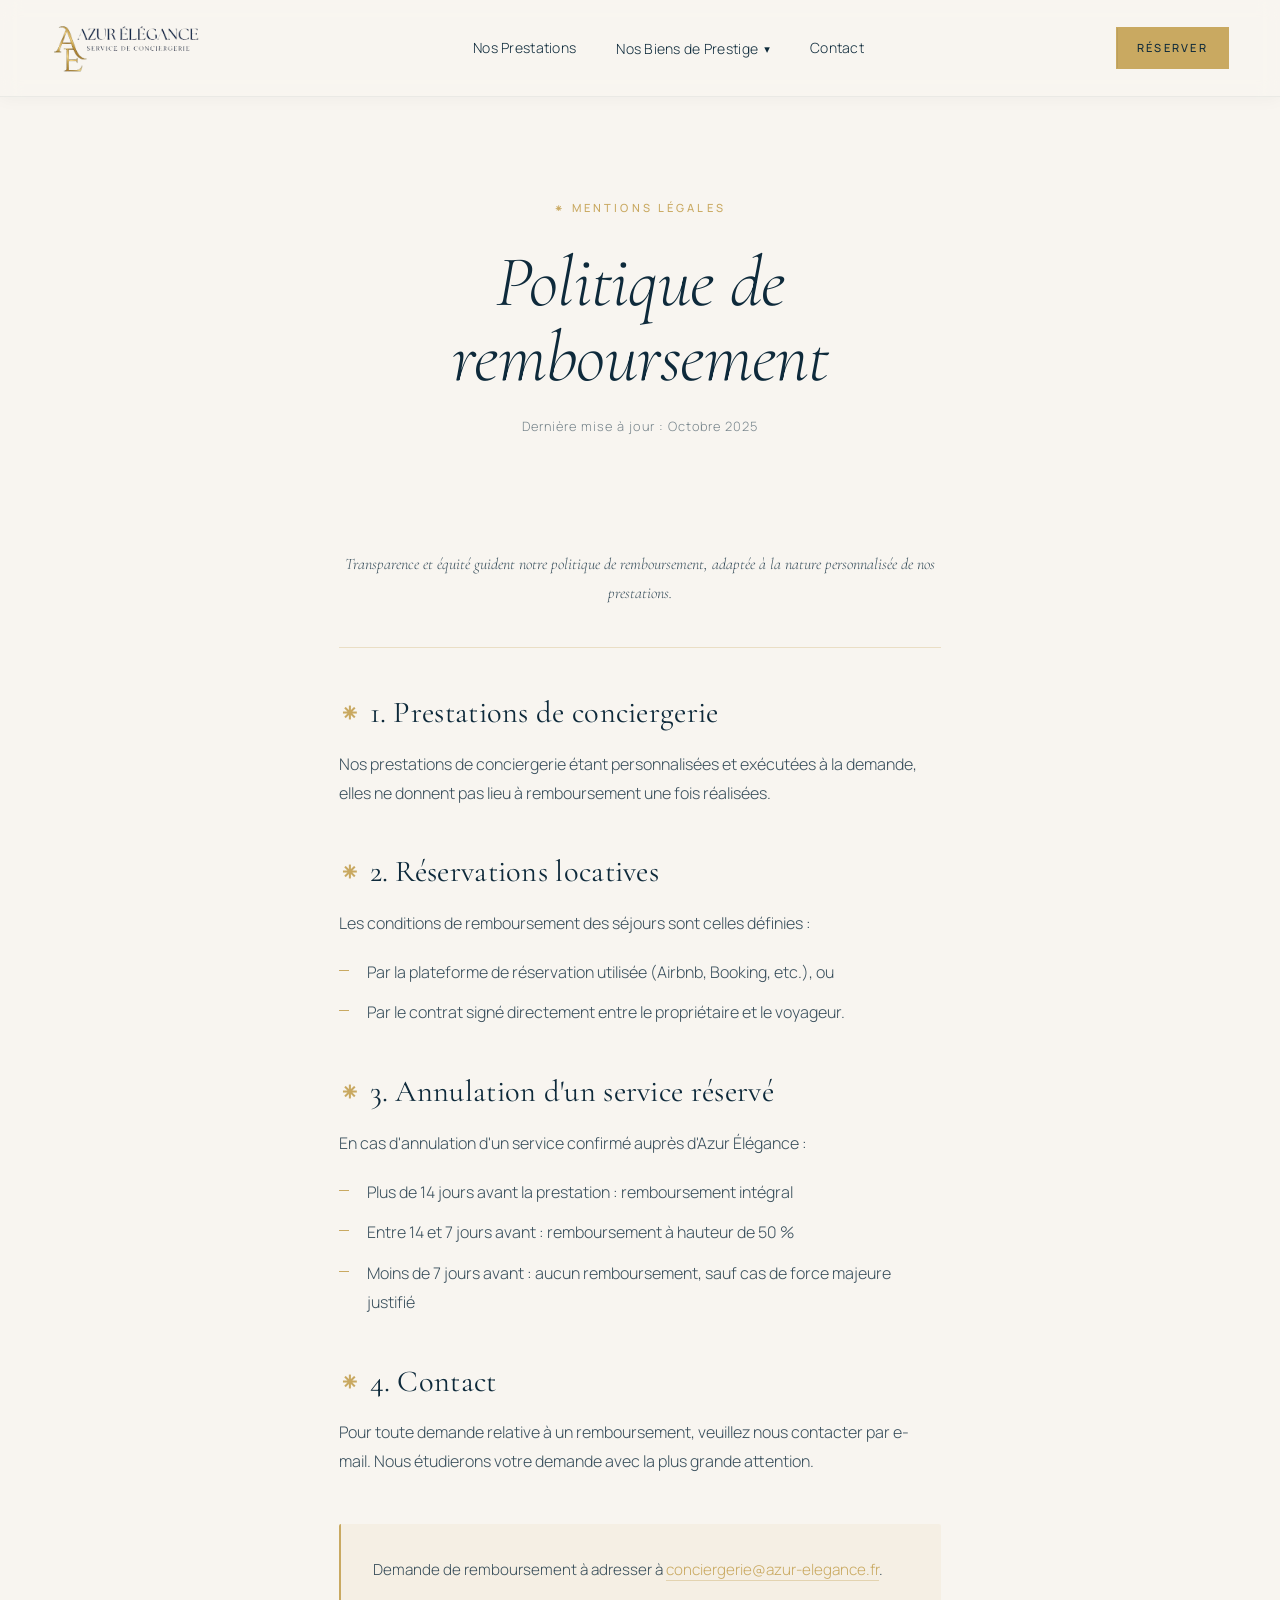
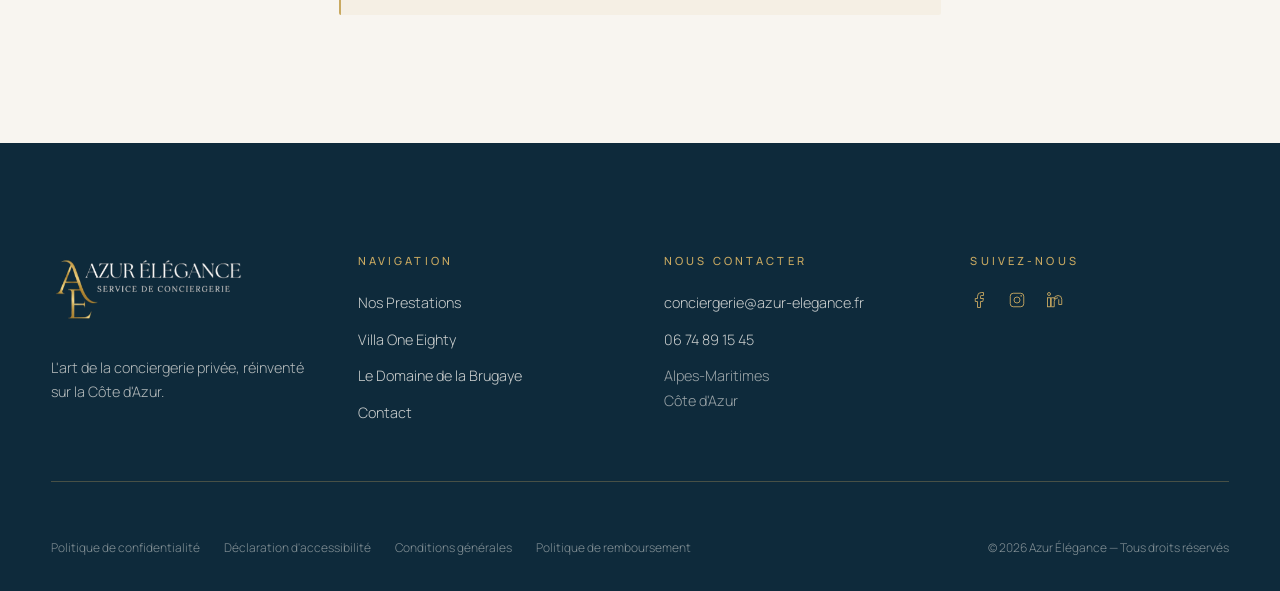
<file: politique-de-remboursement.html>
<!doctype html>
<html lang="fr">
  <head>
    <meta charset="UTF-8" />
    <meta name="viewport" content="width=device-width, initial-scale=1.0" />
    <title>Politique de remboursement · Azur Élégance</title>
    <meta
      name="description"
      content="Politique de remboursement d'Azur Élégance — Conditions d'annulation et de remboursement de nos prestations de conciergerie."
    />
    <meta name="robots" content="index, follow" />

    <!-- Open Graph -->
    <meta
      property="og:title"
      content="Politique de remboursement — Azur Élégance"
    />
    <meta
      property="og:description"
      content="Politique de remboursement d'Azur Élégance — Conditions d'annulation et de remboursement de nos prestations de conciergerie."
    />
    <meta property="og:type" content="website" />
    <meta property="og:locale" content="fr_FR" />

    <!-- Fonts -->
    <link rel="preconnect" href="https://fonts.googleapis.com" />
    <link rel="preconnect" href="https://fonts.gstatic.com" crossorigin />
    <link
      href="https://fonts.googleapis.com/css2?family=Cormorant+Garamond:ital,wght@0,300;0,400;0,500;1,300;1,400&family=Manrope:wght@200;300;400;500;600&display=swap"
      rel="stylesheet"
    />

    <!-- Styles -->
    <link rel="stylesheet" href="css/style.css" />
  </head>
  <body>
    <!-- ============================================================
       HEADER (commun à toutes les pages)
       ============================================================ -->
    <header class="site-header">
      <div class="container site-header__inner">
        <a href="index.html" class="logo" aria-label="Azur Élégance — Accueil">
          <span>Azur</span>
          <span class="logo__ornament" aria-hidden="true">⁕</span>
          <span>Élégance</span>
        </a>

        <nav class="nav-desktop" aria-label="Navigation principale">
          <a href="nos-prestations.html" class="nav-link">Nos Prestations</a>
          <div class="nav-dropdown">
            <button
              class="nav-link nav-dropdown__trigger"
              aria-expanded="false"
              aria-haspopup="true"
            >
              Nos Biens de Prestige
              <span class="nav-dropdown__arrow" aria-hidden="true">▾</span>
            </button>
            <div class="nav-dropdown__menu">
              <div class="nav-dropdown__inner">
                <a href="villa-one-eighty.html" class="nav-dropdown__item"
                  >Villa One Eighty</a
                >
                <a
                  href="le-domaine-de-la-brugaye.html"
                  class="nav-dropdown__item"
                  >Le Domaine de la Brugaye</a
                >
              </div>
            </div>
          </div>
          <a href="contact.html" class="nav-link">Contact</a>
        </nav>

        <div class="site-header__actions">
          <a
            href="contact.html"
            class="btn btn--primary btn--sm btn--cta-desktop"
          >
            <span>Réserver</span>
          </a>
          <button
            class="hamburger"
            aria-label="Ouvrir le menu"
            aria-expanded="false"
          >
            <span class="hamburger__line"></span>
            <span class="hamburger__line"></span>
            <span class="hamburger__line"></span>
          </button>
        </div>
      </div>
    </header>

    <!-- Menu mobile overlay -->
    <nav class="mobile-menu" aria-label="Navigation mobile">
      <a href="index.html" class="mobile-menu__link">Accueil</a>
      <a href="nos-prestations.html" class="mobile-menu__link"
        >Nos Prestations</a
      >
      <a href="villa-one-eighty.html" class="mobile-menu__link"
        >Villa One Eighty</a
      >
      <a href="le-domaine-de-la-brugaye.html" class="mobile-menu__link"
        >Le Domaine de la Brugaye</a
      >
      <a href="contact.html" class="mobile-menu__link">Contact</a>
      <a href="contact.html" class="btn btn--primary mobile-menu__cta">
        <span>Réserver</span>
      </a>
    </nav>

        <main id="main">
      <!-- ============================================================
         HERO — Titre de la page légale
         ============================================================ -->
      <section class="legal-hero">
        <div class="legal-hero__inner">
          <span class="eyebrow">⁕ Mentions légales</span>
          <h1 class="hero__title">Politique de remboursement</h1>
          <p class="legal-hero__meta">Dernière mise à jour : Octobre 2025</p>
        </div>
      </section>

      <!-- ============================================================
         CONTENU
         ============================================================ -->
      <section class="legal-content">
        <div class="legal-content__inner">
          <p class="legal-content__intro">
            Transparence et équité guident notre politique de remboursement, adaptée à la nature personnalisée de nos prestations.
          </p>

          <h2>1. Prestations de conciergerie</h2>
          <p>
            Nos prestations de conciergerie étant personnalisées et exécutées à
            la demande, elles ne donnent pas lieu à remboursement une fois
            réalisées.
          </p>

          <h2>2. Réservations locatives</h2>
          <p>
            Les conditions de remboursement des séjours sont celles définies :
          </p>
          <ul>
            <li>
              Par la plateforme de réservation utilisée (Airbnb, Booking, etc.), ou
            </li>
            <li>
              Par le contrat signé directement entre le propriétaire et le voyageur.
            </li>
          </ul>

          <h2>3. Annulation d'un service réservé</h2>
          <p>
            En cas d'annulation d'un service confirmé auprès d'Azur Élégance :
          </p>
          <ul>
            <li>Plus de 14 jours avant la prestation : remboursement intégral</li>
            <li>Entre 14 et 7 jours avant : remboursement à hauteur de 50&nbsp;%</li>
            <li>
              Moins de 7 jours avant : aucun remboursement, sauf cas de force
              majeure justifié
            </li>
          </ul>

          <h2>4. Contact</h2>
          <p>
            Pour toute demande relative à un remboursement, veuillez nous
            contacter par e-mail. Nous étudierons votre demande avec la plus
            grande attention.
          </p>

          <div class="legal-content__contact">
            <p>
              Demande de remboursement à adresser à
              <a
                href="mailto:conciergerie@azur-elegance.fr?subject=Politique%20de%20remboursement"
                >conciergerie@azur-elegance.fr</a
              >.
            </p>
          </div>
        </div>
      </section>
    </main>


    <!-- ============================================================
       FOOTER (commun à toutes les pages)
       ============================================================ -->
    <footer class="site-footer">
      <div class="container">
        <div class="site-footer__grid">
          <div>
            <a href="index.html" class="logo">
              <span>Azur</span>
              <span class="logo__ornament" aria-hidden="true">⁕</span>
              <span>Élégance</span>
            </a>
            <p class="site-footer__tagline">
              L'art de la conciergerie privée, réinventé sur la Côte d'Azur.
            </p>
          </div>

          <div>
            <h4 class="site-footer__column-title">Navigation</h4>
            <ul class="site-footer__list">
              <li><a href="nos-prestations.html">Nos Prestations</a></li>
              <li><a href="villa-one-eighty.html">Villa One Eighty</a></li>
              <li>
                <a href="le-domaine-de-la-brugaye.html"
                  >Le Domaine de la Brugaye</a
                >
              </li>
              <li><a href="contact.html">Contact</a></li>
            </ul>
          </div>

          <div>
            <h4 class="site-footer__column-title">Nous contacter</h4>
            <ul class="site-footer__list">
              <li>
                <a href="mailto:conciergerie@azur-elegance.fr"
                  >conciergerie@azur-elegance.fr</a
                >
              </li>
              <li><a href="tel:+33674891545">06 74 89 15 45</a></li>
              <li class="muted">Alpes-Maritimes<br />Côte d'Azur</li>
            </ul>
          </div>

          <div>
            <h4 class="site-footer__column-title">Suivez-nous</h4>
            <div class="site-footer__social">
              <a href="#" aria-label="Facebook">
                <svg
                  width="18"
                  height="18"
                  viewBox="0 0 24 24"
                  fill="none"
                  stroke="currentColor"
                  stroke-width="1.2"
                >
                  <path
                    d="M18 2h-3a5 5 0 0 0-5 5v3H7v4h3v8h4v-8h3l1-4h-4V7a1 1 0 0 1 1-1h3z"
                    stroke-linejoin="round"
                  />
                </svg>
              </a>
              <a href="#" aria-label="Instagram">
                <svg
                  width="18"
                  height="18"
                  viewBox="0 0 24 24"
                  fill="none"
                  stroke="currentColor"
                  stroke-width="1.2"
                >
                  <rect x="3" y="3" width="18" height="18" rx="4" />
                  <circle cx="12" cy="12" r="4" />
                  <circle cx="17.5" cy="6.5" r="0.5" fill="currentColor" />
                </svg>
              </a>
              <a href="#" aria-label="LinkedIn">
                <svg
                  width="18"
                  height="18"
                  viewBox="0 0 24 24"
                  fill="none"
                  stroke="currentColor"
                  stroke-width="1.2"
                >
                  <rect x="2" y="9" width="4" height="12" />
                  <circle cx="4" cy="4" r="2" />
                  <path
                    d="M16 9a5 5 0 0 0-5 5v7h-4V9h4v2a5 5 0 0 1 5-5a5 5 0 0 1 5 5v7h-4v-7"
                    stroke-linejoin="round"
                  />
                </svg>
              </a>
            </div>
          </div>
        </div>

        <hr class="site-footer__separator" />

        <div class="site-footer__bottom">
          <ul class="site-footer__legal">
            <li>
              <a href="politique-de-confidentialite.html"
                >Politique de confidentialité</a
              >
            </li>
            <li>
              <a href="declaration-accessibilite.html"
                >Déclaration d'accessibilité</a
              >
            </li>
            <li>
              <a href="conditions-generales.html">Conditions générales</a>
            </li>
            <li>
              <a href="politique-de-remboursement.html"
                >Politique de remboursement</a
              >
            </li>
          </ul>
          <p>© 2026 Azur Élégance — Tous droits réservés</p>
        </div>
      </div>
    </footer>

    <script src="js/main.js"></script>
  </body>
</html>
</file>
<file: css/style.css>
/* =============================================================================
   AZUR ÉLÉGANCE — Stylesheet principal
   Conciergerie de Prestige Côte d'Azur
   ============================================================================= */

/* -----------------------------------------------------------------------------
   1. DESIGN TOKENS — Variables CSS
   ----------------------------------------------------------------------------- */
:root {
  /* Palette méditerranéenne */
  --ivory: #F8F5F0;
  --riviera-night: #0E2A3B;
  --riviera-night-soft: #12304A;
  --champagne: #C9A961;
  --champagne-light: #D9BE7F;
  --terracotta: #B87A5C;
  --olive: #7A8B6F;
  --stone: #E8E3DC;
  --deep-black: #1A1A1A;

  /* Typographie */
  --font-display: 'Cormorant Garamond', Georgia, serif;
  --font-body: 'Manrope', system-ui, sans-serif;

  /* Espacements */
  --section-padding: clamp(5rem, 10vw, 10rem);
  --section-padding-sm: clamp(3rem, 6vw, 5rem);
  --container-max: 1440px;
  --container-padding: clamp(1.5rem, 4vw, 4rem);

  /* Hauteur approximative du header fixe (sert à décaler les hero internes) */
  --header-height: 5.5rem;

  /* Ombres douces */
  --shadow-soft-lg: 0 20px 60px rgba(0, 0, 0, 0.08);
  --shadow-soft-xl: 0 30px 80px rgba(0, 0, 0, 0.12);

  /* Transitions */
  --ease-riviera: cubic-bezier(0.22, 1, 0.36, 1);
  --ease-intro: cubic-bezier(0.76, 0, 0.24, 1);
}

/* -----------------------------------------------------------------------------
   2. RESET & BASE
   ----------------------------------------------------------------------------- */
*, *::before, *::after {
  box-sizing: border-box;
  margin: 0;
  padding: 0;
}

html {
  scroll-behavior: smooth;
  scroll-padding-top: var(--header-height);
  overflow-x: hidden;
  -webkit-font-smoothing: antialiased;
  -moz-osx-font-smoothing: grayscale;
  text-rendering: optimizeLegibility;
}

body {
  font-family: var(--font-body);
  font-size: 17px;
  line-height: 1.7;
  font-weight: 300;
  color: var(--deep-black);
  background-color: var(--ivory);
  overflow-x: hidden;
}

img, svg, video {
  display: block;
  max-width: 100%;
  height: auto;
}

a {
  color: inherit;
  text-decoration: none;
}

button {
  background: none;
  border: none;
  cursor: pointer;
  font: inherit;
  color: inherit;
}

input, textarea {
  font: inherit;
  color: inherit;
}

h1, h2, h3, h4, h5, h6 {
  font-family: var(--font-display);
  font-weight: 300;
  line-height: 1.1;
  letter-spacing: -0.01em;
}

::selection {
  background-color: rgba(201, 169, 97, 0.35);
  color: var(--riviera-night);
}

:focus-visible {
  outline: 2px solid var(--champagne);
  outline-offset: 3px;
  border-radius: 2px;
}

/* Respect de prefers-reduced-motion */
@media (prefers-reduced-motion: reduce) {
  *, *::before, *::after {
    animation-duration: 0.01ms !important;
    animation-iteration-count: 1 !important;
    transition-duration: 0.01ms !important;
    scroll-behavior: auto !important;
  }
}

/* -----------------------------------------------------------------------------
   3. CONTENEUR & UTILITAIRES
   ----------------------------------------------------------------------------- */
.container {
  max-width: var(--container-max);
  margin: 0 auto;
  padding: 0 var(--container-padding);
}

.eyebrow {
  display: inline-block;
  font-family: var(--font-body);
  font-size: 0.7rem;
  font-weight: 500;
  text-transform: uppercase;
  letter-spacing: 0.28em;
  color: var(--champagne);
}

.hairline {
  display: block;
  width: 48px;
  height: 1px;
  background-color: var(--champagne);
  border: 0;
  margin: 1.5rem 0;
}

.hairline--centered {
  margin-left: auto;
  margin-right: auto;
}

.text-balance {
  text-wrap: balance;
}

/* -----------------------------------------------------------------------------
   4. INTRO REVEAL — Voile ivoire au premier chargement
   ----------------------------------------------------------------------------- */
.intro-reveal {
  position: fixed;
  inset: 0;
  background: var(--ivory);
  z-index: 100;
  display: flex;
  align-items: center;
  justify-content: center;
  pointer-events: none;
  transform: translateY(0);
  transition: transform 1.2s var(--ease-intro) 0.3s;
}

.intro-reveal.is-hidden {
  transform: translateY(-100%);
}

.intro-reveal__signature {
  font-family: var(--font-display);
  font-style: italic;
  font-size: 2rem;
  color: rgba(14, 42, 59, 0.7);
  letter-spacing: 0.05em;
  opacity: 1;
  transition: opacity 0.5s ease 0.5s;
}

.intro-reveal__signature .ornament {
  color: var(--champagne);
  margin: 0 0.3em;
}

.intro-reveal.is-hidden .intro-reveal__signature {
  opacity: 0;
  transition-delay: 0s;
}

/* -----------------------------------------------------------------------------
   5. HEADER
   ----------------------------------------------------------------------------- */
.site-header {
  position: fixed;
  top: 0;
  left: 0;
  right: 0;
  z-index: 50;
  padding: 1.25rem 0;
  /* Voile ivoire subtil par défaut pour mieux distinguer le header du hero */
  background: rgba(248, 245, 240, 0.72);
  backdrop-filter: blur(10px) saturate(1.1);
  -webkit-backdrop-filter: blur(10px) saturate(1.1);
  border-bottom: 1px solid rgba(14, 42, 59, 0.06);
  box-shadow: 0 2px 16px rgba(14, 42, 59, 0.04);
  transition: all 0.5s var(--ease-riviera);
}

.site-header.is-scrolled {
  background: rgba(248, 245, 240, 0.96);
  backdrop-filter: blur(14px) saturate(1.1);
  -webkit-backdrop-filter: blur(14px) saturate(1.1);
  padding: 0.75rem 0;
  border-bottom-color: rgba(14, 42, 59, 0.1);
  box-shadow: 0 4px 24px rgba(14, 42, 59, 0.08);
}

.site-header__inner {
  display: flex;
  align-items: center;
  justify-content: space-between;
  gap: 2rem;
}

.logo {
  display: inline-flex;
  align-items: center;
  gap: 0.5rem;
  font-family: var(--font-display);
  font-style: italic;
  font-size: 1.4rem;
  color: var(--riviera-night);
  letter-spacing: 0.02em;
}

.logo__ornament {
  color: var(--champagne);
  transition: transform 0.7s var(--ease-riviera);
}

.logo:hover .logo__ornament {
  transform: rotate(180deg);
}

/* -- Logo image (header + footer) — remplace les spans textuels ------------ */
.site-header .logo,
.site-footer .logo {
  position: relative;
  line-height: 0;
  padding: 0.125rem 0;
  gap: 0;
}

/* Les spans textuels deviennent invisibles mais restent lus par les lecteurs d'écran */
.site-header .logo > span,
.site-footer .logo > span {
  position: absolute !important;
  width: 1px !important;
  height: 1px !important;
  padding: 0 !important;
  margin: -1px !important;
  overflow: hidden !important;
  clip: rect(0, 0, 0, 0) !important;
  white-space: nowrap !important;
  border: 0 !important;
}

/* Logo image — header (version sombre sur fond ivoire) */
.site-header .logo::before {
  content: "";
  display: block;
  width: 170px;
  height: 52px;
  background-image: url("../images/logo-dark.png");
  background-repeat: no-repeat;
  background-position: left center;
  background-size: contain;
  transition: opacity 0.3s ease, width 0.4s var(--ease-riviera),
    height 0.4s var(--ease-riviera);
}

.site-header.is-scrolled .logo::before {
  width: 150px;
  height: 46px;
}

.site-header .logo:hover::before {
  opacity: 0.85;
}

@media (max-width: 768px) {
  .site-header .logo::before {
    width: 140px;
    height: 44px;
  }
  .site-header.is-scrolled .logo::before {
    width: 125px;
    height: 40px;
  }
}

@media (max-width: 420px) {
  .site-header .logo::before {
    width: 120px;
    height: 38px;
  }
  .site-header.is-scrolled .logo::before {
    width: 110px;
    height: 35px;
  }
}

/* Logo image — footer (version blanche sur fond riviera-night) */
.site-footer .logo::before {
  content: "";
  display: block;
  width: 210px;
  height: 66px;
  background-image: url("../images/logo-light.png");
  background-repeat: no-repeat;
  background-position: left center;
  background-size: contain;
}

@media (max-width: 768px) {
  .site-footer .logo::before {
    width: 180px;
    height: 56px;
  }
}

/* -- Nav desktop -- */
.nav-desktop {
  display: none;
  align-items: center;
  gap: 2.5rem;
}

@media (min-width: 1024px) {
  .nav-desktop {
    display: flex;
  }
}

.nav-link {
  position: relative;
  display: inline-block;
  font-size: 0.875rem;
  letter-spacing: 0.02em;
  color: var(--riviera-night);
  transition: color 0.3s ease;
}

.nav-link::after {
  content: '';
  position: absolute;
  left: 0;
  bottom: -4px;
  width: 0;
  height: 1px;
  background-color: var(--champagne);
  transition: width 0.4s var(--ease-riviera);
}

.nav-link:hover::after,
.nav-link[aria-current="page"]::after {
  width: 100%;
}

/* -- Dropdown -- */
.nav-dropdown {
  position: relative;
}

.nav-dropdown__trigger {
  display: inline-flex;
  align-items: center;
  gap: 0.375rem;
}

.nav-dropdown__arrow {
  font-size: 0.7rem;
  transition: transform 0.3s ease;
}

.nav-dropdown.is-open .nav-dropdown__arrow {
  transform: rotate(180deg);
}

.nav-dropdown__menu {
  position: absolute;
  top: 100%;
  left: 50%;
  transform: translateX(-50%) translateY(0.5rem);
  padding-top: 1rem;
  width: 16rem;
  opacity: 0;
  pointer-events: none;
  transition: opacity 0.25s var(--ease-riviera), transform 0.25s var(--ease-riviera);
}

.nav-dropdown.is-open .nav-dropdown__menu {
  opacity: 1;
  transform: translateX(-50%) translateY(0);
  pointer-events: auto;
}

.nav-dropdown__inner {
  background: var(--ivory);
  border-top: 2px solid var(--champagne);
  box-shadow: var(--shadow-soft-lg);
  padding: 0.75rem 0;
}

.nav-dropdown__item {
  display: block;
  padding: 0.625rem 1.5rem;
  font-size: 0.875rem;
  color: var(--riviera-night);
  transition: all 0.25s ease;
}

.nav-dropdown__item:hover {
  background: rgba(232, 227, 220, 0.5);
  color: var(--champagne);
}

/* -- Header actions -- */
.site-header__actions {
  display: flex;
  align-items: center;
  gap: 1rem;
}

.site-header .btn--cta-desktop {
  display: none;
}

@media (min-width: 1024px) {
  .site-header .btn--cta-desktop {
    display: inline-flex;
  }
}

/* -- Hamburger -- */
.hamburger {
  display: flex;
  flex-direction: column;
  justify-content: center;
  gap: 0.375rem;
  width: 2.75rem;
  height: 2.75rem;
  align-items: center;
  background: transparent;
  border: none;
  padding: 0;
  cursor: pointer;
  -webkit-tap-highlight-color: transparent;
}

@media (min-width: 1024px) {
  .hamburger {
    display: none;
  }
}

.hamburger__line {
  display: block;
  width: 1.5rem;
  height: 1px;
  background: var(--riviera-night);
  transition: transform 0.3s ease, opacity 0.3s ease;
}

.hamburger.is-active .hamburger__line:nth-child(1) {
  transform: translateY(7px) rotate(45deg);
}

.hamburger.is-active .hamburger__line:nth-child(2) {
  opacity: 0;
}

.hamburger.is-active .hamburger__line:nth-child(3) {
  transform: translateY(-7px) rotate(-45deg);
}

/* -- Menu mobile overlay -- */
.mobile-menu {
  position: fixed;
  inset: 0;
  z-index: 40;
  background: var(--ivory);
  display: flex;
  flex-direction: column;
  align-items: center;
  justify-content: center;
  gap: 2rem;
  padding: 2rem;
  opacity: 0;
  pointer-events: none;
  transition: opacity 0.4s ease;
}

.mobile-menu.is-open {
  opacity: 1;
  pointer-events: auto;
}

.mobile-menu__link {
  font-family: var(--font-display);
  font-style: italic;
  font-size: 2.5rem;
  color: var(--riviera-night);
  opacity: 0;
  transform: translateY(20px);
  transition: opacity 0.5s var(--ease-riviera), transform 0.5s var(--ease-riviera), color 0.3s ease;
}

.mobile-menu__link:hover {
  color: var(--champagne);
}

.mobile-menu.is-open .mobile-menu__link {
  opacity: 1;
  transform: translateY(0);
}

/* Stagger via délais */
.mobile-menu.is-open .mobile-menu__link:nth-child(1) { transition-delay: 0.2s; }
.mobile-menu.is-open .mobile-menu__link:nth-child(2) { transition-delay: 0.28s; }
.mobile-menu.is-open .mobile-menu__link:nth-child(3) { transition-delay: 0.36s; }
.mobile-menu.is-open .mobile-menu__link:nth-child(4) { transition-delay: 0.44s; }
.mobile-menu.is-open .mobile-menu__link:nth-child(5) { transition-delay: 0.52s; }
.mobile-menu.is-open .mobile-menu__cta { transition-delay: 0.6s; }

.mobile-menu__cta {
  margin-top: 1rem;
  opacity: 0;
  transform: translateY(20px);
  transition: opacity 0.5s var(--ease-riviera), transform 0.5s var(--ease-riviera);
}

.mobile-menu.is-open .mobile-menu__cta {
  opacity: 1;
  transform: translateY(0);
}

/* -----------------------------------------------------------------------------
   6. BOUTONS
   ----------------------------------------------------------------------------- */
.btn {
  position: relative;
  display: inline-flex;
  align-items: center;
  justify-content: center;
  padding: 0.95rem 1.75rem;
  font-family: var(--font-body);
  font-size: 0.7rem;
  font-weight: 500;
  text-transform: uppercase;
  letter-spacing: 0.24em;
  border: 1px solid;
  overflow: hidden;
  transition: color 0.5s var(--ease-riviera);
  cursor: pointer;
}

.btn::before {
  content: '';
  position: absolute;
  inset: 0;
  transform: translateX(-100%);
  transition: transform 0.5s var(--ease-riviera);
  z-index: 0;
}

.btn:hover::before {
  transform: translateX(0);
}

.btn > span {
  position: relative;
  z-index: 1;
}

.btn--primary {
  background: var(--champagne);
  color: var(--riviera-night);
  border-color: var(--champagne);
}

.btn--primary::before {
  background: var(--riviera-night);
}

.btn--primary:hover {
  color: var(--ivory);
}

.btn--outline {
  background: transparent;
  color: var(--riviera-night);
  border-color: rgba(14, 42, 59, 0.4);
}

.btn--outline::before {
  background: var(--riviera-night);
}

.btn--outline:hover {
  color: var(--ivory);
}

.btn--outline-light {
  background: transparent;
  color: var(--ivory);
  border-color: rgba(248, 245, 240, 0.4);
}

.btn--outline-light::before {
  background: var(--ivory);
}

.btn--outline-light:hover {
  color: var(--riviera-night);
}

.btn--sm {
  padding: 0.65rem 1.25rem;
  font-size: 0.7rem;
  letter-spacing: 0.2em;
}

.btn--lg {
  padding: 1.1rem 2.25rem;
  font-size: 0.72rem;
  letter-spacing: 0.28em;
}

/* -----------------------------------------------------------------------------
   7. HERO
   ----------------------------------------------------------------------------- */
.hero {
  position: relative;
  width: 100%;
  min-height: 700px;
  height: 100vh;
  height: 100svh;
  display: flex;
  align-items: center;
  justify-content: center;
  overflow: hidden;
  text-align: center;
}

.hero--compact {
  min-height: 500px;
  height: 60vh;
  height: 60svh;
  /* Réserve la place du header fixe + une marge de respiration
     pour que le titre ne colle jamais au header */
  padding-top: calc(var(--header-height) + 2.5rem);
  padding-bottom: 2.5rem;
}

@media (min-width: 768px) {
  .hero--compact {
    padding-top: calc(var(--header-height) + 4rem);
    padding-bottom: 3rem;
  }
}

@media (min-width: 1024px) {
  .hero--compact {
    padding-top: calc(var(--header-height) + 5rem);
  }
}

/* Hero plein écran de page interne, avec décalage pour le header fixe
   (contenu un peu moins fourni que l'accueil → on garde la respiration) */
.hero--page {
  padding-top: calc(var(--header-height) + 2.5rem);
  padding-bottom: 2.5rem;
}

@media (min-width: 768px) {
  .hero--page {
    padding-top: calc(var(--header-height) + 4rem);
    padding-bottom: 3rem;
  }
}

@media (min-width: 1024px) {
  .hero--page {
    padding-top: calc(var(--header-height) + 5rem);
  }
}

.hero--contact {
  min-height: auto;
  height: auto;
  padding: 9rem 0 4rem;
  background: var(--ivory);
}

@media (min-width: 768px) {
  .hero--contact {
    padding: 11rem 0 6rem;
  }
}

.hero__image {
  position: absolute;
  inset: 0;
  width: 100%;
  height: 100%;
  overflow: hidden;
}

.hero__image img {
  width: 100%;
  height: 100%;
  object-fit: cover;
  animation: kenBurns 20s ease-in-out infinite alternate;
}

@keyframes kenBurns {
  from { transform: scale(1); }
  to { transform: scale(1.06); }
}

.hero__overlay {
  position: absolute;
  inset: 0;
  background: linear-gradient(
    to bottom,
    rgba(14, 42, 59, 0.2) 0%,
    transparent 40%,
    rgba(14, 42, 59, 0.5) 100%
  );
}

.hero__content {
  position: relative;
  z-index: 2;
  padding: 0 var(--container-padding);
  max-width: var(--container-max);
  width: 100%;
}

.hero__eyebrow {
  color: var(--champagne-light);
  opacity: 0;
  animation: fadeUp 1s var(--ease-riviera) 1.4s forwards;
}

.hero__title {
  margin-top: 1.5rem;
  font-family: var(--font-display);
  font-style: italic;
  font-weight: 300;
  font-size: clamp(3rem, 9vw, 7rem);
  line-height: 1.05;
  color: var(--ivory);
  opacity: 0;
  transform: translateY(30px);
  animation: fadeUp 1.2s var(--ease-riviera) 1.6s forwards;
}

.hero--contact .hero__title {
  color: var(--riviera-night);
  font-size: clamp(3rem, 8vw, 6rem);
}

.hero__subtitle {
  margin: 1.5rem auto 0;
  max-width: 44rem;
  font-family: var(--font-display);
  font-style: italic;
  font-size: clamp(1.25rem, 2.5vw, 1.625rem);
  color: rgba(248, 245, 240, 0.9);
  opacity: 0;
  transform: translateY(20px);
  animation: fadeUp 1s var(--ease-riviera) 2s forwards;
}

.hero--contact .hero__subtitle {
  color: rgba(14, 42, 59, 0.85);
}

.hero__description {
  margin: 2rem auto 0;
  max-width: 38rem;
  font-size: 1.05rem;
  line-height: 1.7;
  color: rgba(248, 245, 240, 0.85);
  font-weight: 300;
  opacity: 0;
  transform: translateY(20px);
  animation: fadeUp 1s var(--ease-riviera) 2.2s forwards;
}

.hero--contact .hero__description {
  color: rgba(14, 42, 59, 0.75);
}

.hero__actions {
  margin-top: 3rem;
  display: flex;
  flex-wrap: wrap;
  gap: 1rem;
  justify-content: center;
  opacity: 0;
  transform: translateY(20px);
  animation: fadeUp 1s var(--ease-riviera) 2.4s forwards;
}

.hero__scroll-indicator {
  position: absolute;
  left: 50%;
  bottom: 2.5rem;
  transform: translateX(-50%);
  display: flex;
  flex-direction: column;
  align-items: center;
  gap: 0.75rem;
  color: var(--champagne-light);
  opacity: 0;
  animation: fadeIn 1s ease 2.8s forwards;
  z-index: 2;
}

.hero__scroll-indicator-label {
  font-size: 0.65rem;
  text-transform: uppercase;
  letter-spacing: 0.3em;
}

.hero__scroll-indicator-line {
  width: 1px;
  height: 3rem;
  background: linear-gradient(to bottom, var(--champagne-light), transparent);
  animation: scrollIndicator 2s ease-in-out infinite;
}

@keyframes scrollIndicator {
  0%, 100% { transform: translateY(0); opacity: 0.6; }
  50% { transform: translateY(8px); opacity: 1; }
}

@keyframes fadeUp {
  to { opacity: 1; transform: translateY(0); }
}

@keyframes fadeIn {
  to { opacity: 1; }
}

/* -- Responsive hero -- */
@media (max-width: 767px) {
  .hero--compact {
    height: auto;
    min-height: 60svh;
  }
  .hero__description {
    font-size: 0.98rem;
  }
  .hero__actions {
    margin-top: 2.25rem;
  }
}

@media (max-width: 420px) {
  .hero__title {
    font-size: clamp(2.5rem, 13vw, 3rem);
  }
  .hero__actions .btn {
    width: 100%;
  }
}

/* -----------------------------------------------------------------------------
   8. REVEAL AU SCROLL
   ----------------------------------------------------------------------------- */
.reveal {
  opacity: 0;
  transform: translateY(40px);
  transition: opacity 0.8s var(--ease-riviera), transform 0.8s var(--ease-riviera);
}

.reveal.is-visible {
  opacity: 1;
  transform: translateY(0);
}

.reveal--delay-1 { transition-delay: 0.1s; }
.reveal--delay-2 { transition-delay: 0.2s; }
.reveal--delay-3 { transition-delay: 0.3s; }
.reveal--delay-4 { transition-delay: 0.4s; }

/* Split text — chaque mot apparaît séquentiellement */
.split-text {
  display: inline-block;
}

.split-text__word {
  display: inline-block;
  overflow: hidden;
  vertical-align: baseline;
  margin-right: 0.25em;
}

.split-text__word-inner {
  display: inline-block;
  transform: translateY(110%);
  opacity: 0;
  transition: transform 0.8s var(--ease-riviera), opacity 0.8s var(--ease-riviera);
}

.split-text.is-visible .split-text__word-inner {
  transform: translateY(0);
  opacity: 1;
}

/* -----------------------------------------------------------------------------
   9. MARQUEE
   ----------------------------------------------------------------------------- */
.marquee {
  position: relative;
  overflow: hidden;
  padding: 2rem 0;
  background: var(--ivory);
  border-top: 1px solid rgba(201, 169, 97, 0.2);
  border-bottom: 1px solid rgba(201, 169, 97, 0.2);
}

.marquee__track {
  display: flex;
  width: max-content;
  animation: marquee 40s linear infinite;
}

.marquee__item {
  display: flex;
  align-items: center;
  white-space: nowrap;
  padding: 0 2rem;
}

.marquee__word {
  font-family: var(--font-display);
  font-style: italic;
  font-size: clamp(1.5rem, 3vw, 2rem);
  color: rgba(14, 42, 59, 0.8);
}

.marquee__separator {
  margin-left: 4rem;
  color: var(--champagne);
}

@keyframes marquee {
  from { transform: translateX(0); }
  to { transform: translateX(-50%); }
}

/* -----------------------------------------------------------------------------
   10. SECTION SPLIT (image + texte)
   ----------------------------------------------------------------------------- */
.section-split {
  padding: var(--section-padding) 0;
}

.section-split__grid {
  display: grid;
  grid-template-columns: 1fr;
  gap: 2.5rem;
  align-items: center;
}

@media (min-width: 1024px) {
  .section-split__grid {
    grid-template-columns: 3fr 2fr;
    gap: 4rem;
  }

  .section-split--reversed .section-split__grid > :first-child {
    order: 2;
  }
}

.section-split__image {
  position: relative;
  overflow: hidden;
  box-shadow: var(--shadow-soft-lg);
  aspect-ratio: 4 / 5;
}

.section-split__image img {
  width: 100%;
  height: 100%;
  object-fit: cover;
  transition: transform 1.2s var(--ease-riviera), filter 1.2s var(--ease-riviera);
  filter: saturate(0.9);
  will-change: transform;
}

.section-split__image:hover img {
  transform: scale(1.03);
  filter: saturate(1);
}

.section-split__image-parallax {
  width: 100%;
  height: 100%;
  transition: transform 0.3s linear;
}

.section-split__text {
  display: flex;
  flex-direction: column;
  gap: 1.5rem;
}

.section-split__title {
  font-family: var(--font-display);
  font-style: italic;
  font-size: clamp(2.25rem, 5vw, 3.5rem);
  font-weight: 300;
  color: var(--riviera-night);
}

.section-split__paragraph {
  font-size: 1.05rem;
  line-height: 1.75;
  color: rgba(14, 42, 59, 0.8);
}

.section-split__bullets {
  margin-top: 1rem;
  list-style: none;
  padding: 0;
}

.section-split__bullet {
  display: flex;
  align-items: flex-start;
  gap: 0.75rem;
  padding: 0.5rem 0;
  font-family: var(--font-display);
  font-style: italic;
  font-size: 1.15rem;
  color: rgba(14, 42, 59, 0.85);
}

.section-split__bullet-ornament {
  color: var(--champagne);
  margin-top: 0.35rem;
  font-size: 0.85rem;
}

/* -----------------------------------------------------------------------------
   11. SECTION CENTRÉE (titre + intro)
   ----------------------------------------------------------------------------- */
.section {
  padding: var(--section-padding) 0;
}

.section--stone {
  background: rgba(232, 227, 220, 0.4);
}

.section--night {
  background: var(--riviera-night);
  color: var(--ivory);
}

.section__header {
  max-width: 48rem;
  margin: 0 auto 3.5rem;
  text-align: center;
}

.section__title {
  margin-top: 1.5rem;
  font-family: var(--font-display);
  font-style: italic;
  font-size: clamp(2.25rem, 5vw, 3.5rem);
  font-weight: 300;
  color: var(--riviera-night);
}

.section--night .section__title {
  color: var(--ivory);
}

.section__subtitle {
  margin-top: 1.5rem;
  font-size: 1.05rem;
  line-height: 1.75;
  color: rgba(14, 42, 59, 0.75);
  max-width: 36rem;
  margin-left: auto;
  margin-right: auto;
}

/* -----------------------------------------------------------------------------
   12. CARTES DE SERVICES (3 cartes premium)
   ----------------------------------------------------------------------------- */
.service-cards {
  display: grid;
  grid-template-columns: 1fr;
  gap: 1.5rem;
  margin-top: 4rem;
}

@media (min-width: 768px) {
  .service-cards {
    grid-template-columns: repeat(3, 1fr);
    gap: 2rem;
  }
}

.service-cards--2col {
  grid-template-columns: 1fr;
}

@media (min-width: 768px) {
  .service-cards--2col {
    grid-template-columns: repeat(2, 1fr);
  }
}

.service-card {
  position: relative;
  display: flex;
  flex-direction: column;
  background: var(--ivory);
  padding: 2.5rem;
  transition: box-shadow 0.5s ease;
  overflow: hidden;
}

.service-card:hover {
  box-shadow: var(--shadow-soft-lg);
}

/* Liserés dorés au hover */
.service-card::before,
.service-card::after {
  content: '';
  position: absolute;
  height: 1px;
  width: 0;
  background: var(--champagne);
  transition: width 0.7s var(--ease-riviera);
}

.service-card::before {
  top: 0;
  left: 0;
}

.service-card::after {
  bottom: 0;
  right: 0;
}

.service-card:hover::before,
.service-card:hover::after {
  width: 100%;
}

.service-card__icon {
  color: var(--champagne);
  margin-bottom: 2rem;
}

.service-card__title {
  font-family: var(--font-display);
  font-size: 1.75rem;
  font-weight: 300;
  color: var(--riviera-night);
}

.service-card__divider {
  width: 2rem;
  height: 1px;
  background: rgba(201, 169, 97, 0.6);
  margin: 1.25rem 0;
  border: 0;
}

.service-card__description {
  font-size: 1rem;
  line-height: 1.7;
  color: rgba(14, 42, 59, 0.75);
}

/* -----------------------------------------------------------------------------
   13. GALERIE MOSAÏQUE
   ----------------------------------------------------------------------------- */
.gallery {
  display: grid;
  grid-template-columns: 1fr;
  gap: 1rem;
}

@media (min-width: 768px) {
  .gallery {
    grid-template-columns: repeat(3, 1fr);
    gap: 1.5rem;
  }
}

.gallery--2col {
  grid-template-columns: 1fr;
}

@media (min-width: 768px) {
  .gallery--2col {
    grid-template-columns: repeat(2, 1fr);
  }
}

/* Pattern asymétrique (4 images — homepage) */
.gallery--asymmetric {
  grid-template-columns: 1fr 1fr;
  grid-auto-rows: 1fr;
}

@media (min-width: 768px) {
  .gallery--asymmetric {
    grid-template-columns: repeat(4, 1fr);
    grid-template-rows: repeat(2, 1fr);
    gap: 1.5rem;
  }

  .gallery--asymmetric .gallery__item:nth-child(1) {
    grid-row: span 2;
    aspect-ratio: 3 / 4;
  }

  .gallery--asymmetric .gallery__item:nth-child(3) {
    grid-column: span 2;
    aspect-ratio: 16 / 9;
  }

  .gallery--asymmetric .gallery__item:nth-child(4) {
    grid-column-start: 2;
  }
}

.gallery__item {
  position: relative;
  display: block;
  width: 100%;
  aspect-ratio: 4 / 3;
  overflow: hidden;
  background: var(--stone);
  cursor: pointer;
  border: 0;
  padding: 0;
}

.gallery__item--tall {
  aspect-ratio: 3 / 4;
}

.gallery__item--wide {
  aspect-ratio: 16 / 9;
}

@media (min-width: 768px) {
  .gallery__item--wide {
    grid-column: span 2;
  }
}

.gallery__item img {
  width: 100%;
  height: 100%;
  object-fit: cover;
  filter: saturate(0.85);
  transition: transform 1.2s var(--ease-riviera), filter 1.2s var(--ease-riviera);
}

.gallery__item:hover img {
  transform: scale(1.03);
  filter: saturate(1);
}

.gallery__caption {
  position: absolute;
  inset-inline: 0;
  bottom: 0;
  padding: 1.5rem;
  background: linear-gradient(to top, rgba(14, 42, 59, 0.8), transparent);
  font-family: var(--font-display);
  font-style: italic;
  font-size: 0.95rem;
  color: var(--ivory);
  text-align: left;
  opacity: 0;
  transition: opacity 0.5s ease;
}

.gallery__item:hover .gallery__caption {
  opacity: 1;
}

/* -----------------------------------------------------------------------------
   14. LIGHTBOX
   ----------------------------------------------------------------------------- */
.lightbox {
  position: fixed;
  inset: 0;
  z-index: 90;
  display: none;
  align-items: center;
  justify-content: center;
  opacity: 0;
  transition: opacity 0.3s ease;
}

.lightbox.is-open {
  display: flex;
  opacity: 1;
}

.lightbox__backdrop {
  position: absolute;
  inset: 0;
  background: rgba(14, 42, 59, 0.9);
  backdrop-filter: blur(16px);
  -webkit-backdrop-filter: blur(16px);
}

.lightbox__content {
  position: relative;
  z-index: 1;
  width: 90vw;
  max-width: 72rem;
  height: 85vh;
  transform: scale(0.96);
  opacity: 0;
  transition: opacity 0.4s var(--ease-riviera), transform 0.4s var(--ease-riviera);
}

.lightbox.is-open .lightbox__content {
  transform: scale(1);
  opacity: 1;
}

.lightbox__image {
  width: 100%;
  height: 100%;
  object-fit: contain;
  background: var(--riviera-night);
}

.lightbox__btn {
  position: absolute;
  z-index: 2;
  width: 3rem;
  height: 3rem;
  display: flex;
  align-items: center;
  justify-content: center;
  color: rgba(248, 245, 240, 0.8);
  transition: color 0.3s ease;
}

.lightbox__btn:hover {
  color: var(--champagne);
}

.lightbox__close {
  top: 1.5rem;
  right: 1.5rem;
}

.lightbox__prev {
  left: 1rem;
  top: 50%;
  transform: translateY(-50%);
}

.lightbox__next {
  right: 1rem;
  top: 50%;
  transform: translateY(-50%);
}

@media (min-width: 768px) {
  .lightbox__prev { left: 2.5rem; }
  .lightbox__next { right: 2.5rem; }
}

.lightbox__counter {
  position: absolute;
  bottom: 1.5rem;
  left: 50%;
  transform: translateX(-50%);
  font-size: 0.75rem;
  letter-spacing: 0.3em;
  color: rgba(248, 245, 240, 0.6);
  z-index: 2;
}

/* -----------------------------------------------------------------------------
   15. PROPERTY CARDS (Explorer nos biens)
   ----------------------------------------------------------------------------- */
.property-grid {
  display: grid;
  grid-template-columns: 1fr;
  gap: 1.5rem;
  margin-top: 2rem;
}

@media (min-width: 768px) {
  .property-grid {
    grid-template-columns: repeat(2, 1fr);
    gap: 2rem;
  }
}

.property-grid--single {
  grid-template-columns: 1fr;
  max-width: 32rem;
  margin-left: auto;
  margin-right: auto;
}

.property-card {
  position: relative;
  display: block;
  overflow: hidden;
  aspect-ratio: 4 / 5;
}

.property-card img {
  width: 100%;
  height: 100%;
  object-fit: cover;
  filter: saturate(0.9);
  transition: transform 1.2s var(--ease-riviera), filter 1.2s var(--ease-riviera);
}

.property-card:hover img {
  transform: scale(1.04);
  filter: saturate(1);
}

.property-card__overlay {
  position: absolute;
  inset: 0;
  background: linear-gradient(
    to top,
    rgba(14, 42, 59, 0.85) 0%,
    rgba(14, 42, 59, 0.2) 50%,
    transparent 100%
  );
}

.property-card__content {
  position: absolute;
  inset-inline: 0;
  bottom: 0;
  padding: 2rem;
}

@media (min-width: 768px) {
  .property-card__content {
    padding: 2.5rem;
  }
}

.property-card__location {
  font-size: 0.7rem;
  text-transform: uppercase;
  letter-spacing: 0.28em;
  color: var(--champagne-light);
}

.property-card__name {
  margin-top: 0.75rem;
  font-family: var(--font-display);
  font-style: italic;
  font-size: clamp(1.75rem, 3vw, 2.25rem);
  font-weight: 300;
  color: var(--ivory);
}

.property-card__tagline {
  margin-top: 0.75rem;
  font-size: 0.95rem;
  line-height: 1.6;
  color: rgba(248, 245, 240, 0.8);
  max-width: 28rem;
}

.property-card__link {
  margin-top: 1.5rem;
  display: inline-flex;
  align-items: center;
  gap: 0.75rem;
  color: var(--champagne);
  font-size: 0.7rem;
  text-transform: uppercase;
  letter-spacing: 0.25em;
}

.property-card__link-line {
  display: block;
  width: 2.5rem;
  height: 1px;
  background: var(--champagne);
  transition: width 0.5s var(--ease-riviera);
}

.property-card:hover .property-card__link-line {
  width: 5rem;
}

/* -----------------------------------------------------------------------------
   16. CTA BLOCK
   ----------------------------------------------------------------------------- */
.cta-block {
  max-width: 56rem;
  margin: 0 auto;
  padding: 3.5rem 2rem;
  border: 1px solid rgba(201, 169, 97, 0.5);
  background: var(--ivory);
  text-align: center;
}

@media (min-width: 768px) {
  .cta-block {
    padding: 5rem 4rem;
  }
}

.cta-block__title {
  margin-top: 1.5rem;
  font-family: var(--font-display);
  font-style: italic;
  font-size: clamp(1.875rem, 4vw, 2.75rem);
  font-weight: 300;
  color: var(--riviera-night);
}

.cta-block__description {
  margin: 2rem auto 0;
  max-width: 36rem;
  font-size: 1.05rem;
  line-height: 1.75;
  color: rgba(14, 42, 59, 0.75);
}

.cta-block__actions {
  margin-top: 2.5rem;
  display: flex;
  flex-wrap: wrap;
  gap: 1rem;
  justify-content: center;
}

/* -----------------------------------------------------------------------------
   17. SIGNATURE SERVICES (6 cartes avec images)
   ----------------------------------------------------------------------------- */
.signature-grid {
  display: grid;
  grid-template-columns: 1fr;
  gap: 1.5rem;
  margin-top: 3rem;
}

@media (min-width: 640px) {
  .signature-grid {
    grid-template-columns: repeat(2, 1fr);
  }
}

@media (min-width: 1024px) {
  .signature-grid {
    grid-template-columns: repeat(3, 1fr);
    gap: 2rem;
  }
}

.signature-card {
  display: flex;
  flex-direction: column;
  background: var(--ivory);
  overflow: hidden;
}

.signature-card__image {
  aspect-ratio: 4 / 3;
  overflow: hidden;
  background: var(--stone);
}

.signature-card__image img {
  width: 100%;
  height: 100%;
  object-fit: cover;
  filter: saturate(0.85);
  transition: transform 1.2s var(--ease-riviera), filter 1.2s var(--ease-riviera);
}

.signature-card:hover .signature-card__image img {
  transform: scale(1.04);
  filter: saturate(1);
}

.signature-card__body {
  padding: 2rem;
  flex: 1;
}

.signature-card__title {
  font-family: var(--font-display);
  font-size: 1.5rem;
  font-weight: 300;
  color: var(--riviera-night);
}

.signature-card__divider {
  width: 2rem;
  height: 1px;
  background: var(--champagne);
  margin: 1rem 0;
  border: 0;
}

.signature-card__description {
  font-size: 0.95rem;
  line-height: 1.7;
  color: rgba(14, 42, 59, 0.75);
}

.signature-card--highlight {
  background: var(--champagne);
  padding: 2.5rem;
  min-height: 24rem;
  display: flex;
  flex-direction: column;
  justify-content: space-between;
  position: relative;
}

.signature-card--highlight::before {
  content: '⁕';
  font-family: var(--font-display);
  font-style: italic;
  font-size: 4rem;
  color: rgba(14, 42, 59, 0.1);
}

.signature-card--highlight .signature-card__title {
  font-size: 1.75rem;
}

.signature-card--highlight .signature-card__divider {
  background: rgba(14, 42, 59, 0.4);
}

.signature-card--highlight .signature-card__description {
  color: rgba(14, 42, 59, 0.85);
}

/* -----------------------------------------------------------------------------
   18. SIDEBAR STICKY (Brugaye)
   ----------------------------------------------------------------------------- */
.brugaye-layout {
  display: grid;
  grid-template-columns: 1fr;
  gap: 2.5rem;
}

@media (min-width: 1024px) {
  .brugaye-layout {
    grid-template-columns: 220px 1fr;
    gap: 4rem;
  }
}

.section-nav {
  display: none;
}

@media (min-width: 1024px) {
  .section-nav {
    display: flex;
    flex-direction: column;
    gap: 0.25rem;
    position: sticky;
    top: 8rem;
    padding-right: 2rem;
    height: fit-content;
  }
}

.section-nav__label {
  margin-bottom: 1rem;
  font-size: 0.65rem;
  text-transform: uppercase;
  letter-spacing: 0.3em;
  color: var(--champagne);
}

.section-nav__link {
  display: flex;
  align-items: center;
  gap: 0.75rem;
  padding: 0.5rem 0;
  font-size: 0.875rem;
  color: rgba(14, 42, 59, 0.6);
  transition: color 0.3s ease;
}

.section-nav__link:hover {
  color: var(--riviera-night);
}

.section-nav__link.is-active {
  color: var(--champagne);
  font-style: italic;
}

.section-nav__bullet {
  display: block;
  width: 1rem;
  height: 1px;
  background: currentColor;
  transition: width 0.5s var(--ease-riviera);
}

.section-nav__link:hover .section-nav__bullet {
  width: 2rem;
}

.section-nav__link.is-active .section-nav__bullet {
  width: 2.5rem;
}

.brugaye-section {
  padding: var(--section-padding-sm) 0;
  border-top: 1px solid rgba(14, 42, 59, 0.1);
  scroll-margin-top: 8rem;
}

.brugaye-section:first-child {
  border-top: 0;
  padding-top: 0;
}

.brugaye-section__header {
  max-width: 36rem;
  margin-bottom: 3rem;
}

.brugaye-section__title {
  display: flex;
  align-items: baseline;
  gap: 1rem;
  margin-top: 1.5rem;
  font-family: var(--font-display);
  font-style: italic;
  font-size: clamp(2.25rem, 5vw, 3.5rem);
  font-weight: 300;
  color: var(--riviera-night);
}

.brugaye-section__title-ornament {
  color: var(--champagne);
}

/* -----------------------------------------------------------------------------
   19. CONTACT PAGE
   ----------------------------------------------------------------------------- */
.contact-split {
  display: grid;
  grid-template-columns: 1fr;
  gap: 2.5rem;
}

@media (min-width: 1024px) {
  .contact-split {
    grid-template-columns: repeat(2, 1fr);
    gap: 5rem;
  }
}

.contact-info {
  background: rgba(232, 227, 220, 0.4);
  padding: 2.5rem;
}

@media (min-width: 768px) {
  .contact-info {
    padding: 3.5rem;
  }
}

.contact-info__title {
  margin-top: 1.5rem;
  font-family: var(--font-display);
  font-style: italic;
  font-size: 2.25rem;
  font-weight: 300;
  color: var(--riviera-night);
  line-height: 1.2;
}

.contact-info__list {
  margin-top: 2.5rem;
  list-style: none;
  padding: 0;
  display: flex;
  flex-direction: column;
  gap: 2rem;
}

.contact-info__label {
  font-size: 0.7rem;
  text-transform: uppercase;
  letter-spacing: 0.28em;
  color: rgba(14, 42, 59, 0.6);
}

.contact-info__value {
  margin-top: 0.5rem;
  font-family: var(--font-display);
  font-style: italic;
  font-size: 1.25rem;
  color: var(--riviera-night);
  transition: color 0.3s ease;
}

a.contact-info__value:hover {
  color: var(--champagne);
}

.contact-info__social {
  margin-top: 3rem;
  display: flex;
  align-items: center;
  gap: 1.25rem;
  color: var(--champagne);
}

.contact-info__social-label {
  font-size: 0.7rem;
  text-transform: uppercase;
  letter-spacing: 0.28em;
  color: rgba(14, 42, 59, 0.6);
}

.contact-info__social-line {
  flex: 1;
  height: 1px;
  background: rgba(201, 169, 97, 0.3);
}

.contact-info__social a {
  color: var(--champagne);
  transition: opacity 0.3s ease;
}

.contact-info__social a:hover {
  opacity: 0.6;
}

/* Formulaire */
.contact-form-wrapper {
  display: flex;
  flex-direction: column;
  justify-content: center;
}

@media (min-width: 1024px) {
  .contact-form-wrapper {
    padding-left: 1.5rem;
  }
}

.contact-form-wrapper__title {
  margin-top: 1.5rem;
  font-family: var(--font-display);
  font-style: italic;
  font-size: 2.25rem;
  font-weight: 300;
  color: var(--riviera-night);
}

.contact-form-wrapper__description {
  margin-top: 1.5rem;
  font-size: 1rem;
  line-height: 1.7;
  color: rgba(14, 42, 59, 0.75);
}

.contact-form {
  margin-top: 2.5rem;
  display: flex;
  flex-direction: column;
  gap: 2.5rem;
}

.field {
  position: relative;
}

.field__label {
  display: block;
  font-size: 0.7rem;
  text-transform: uppercase;
  letter-spacing: 0.25em;
  color: rgba(14, 42, 59, 0.6);
}

.field__input,
.field__textarea {
  width: 100%;
  margin-top: 0.75rem;
  padding: 0.75rem 0;
  font-size: 1.125rem;
  color: var(--riviera-night);
  background: transparent;
  border: 0;
  border-bottom: 1px solid rgba(14, 42, 59, 0.3);
  outline: none;
  transition: border-color 0.3s ease;
  resize: none;
  font-family: var(--font-body);
}

.field__underline {
  position: absolute;
  bottom: 0;
  left: 0;
  width: 0;
  height: 1px;
  background: var(--champagne);
  transition: width 0.5s var(--ease-riviera);
}

.field__input:focus ~ .field__underline,
.field__textarea:focus ~ .field__underline {
  width: 100%;
}

.field__input:focus,
.field__textarea:focus {
  border-bottom-color: var(--champagne);
}

.field__error {
  margin-top: 0.5rem;
  font-size: 0.85rem;
  color: var(--terracotta);
}

/* Succès du formulaire */
.form-success {
  text-align: center;
  padding: 4rem 0;
}

.form-success__icon {
  color: var(--champagne);
  margin: 0 auto;
}

.form-success__icon circle,
.form-success__icon path {
  stroke-dasharray: 200;
  stroke-dashoffset: 200;
  animation: drawPath 1.2s var(--ease-riviera) forwards;
}

.form-success__icon path {
  animation-delay: 0.5s;
}

@keyframes drawPath {
  to { stroke-dashoffset: 0; }
}

.form-success__title {
  margin-top: 1.5rem;
  font-family: var(--font-display);
  font-style: italic;
  font-size: 1.875rem;
  font-weight: 300;
  color: var(--riviera-night);
}

.form-success__text {
  margin: 1rem auto 0;
  max-width: 28rem;
  color: rgba(14, 42, 59, 0.7);
}

/* Bannière paysage Riviera */
.contact-landscape {
  position: relative;
  height: 50vh;
  min-height: 400px;
  overflow: hidden;
}

.contact-landscape__image {
  position: absolute;
  inset: 0;
}

.contact-landscape__image img {
  width: 100%;
  height: 100%;
  object-fit: cover;
  animation: kenBurns 20s ease-in-out infinite alternate;
}

.contact-landscape__overlay {
  position: absolute;
  inset: 0;
  background: linear-gradient(
    to bottom,
    rgba(14, 42, 59, 0.4),
    transparent,
    rgba(14, 42, 59, 0.6)
  );
}

.contact-landscape__content {
  position: relative;
  z-index: 2;
  display: flex;
  align-items: center;
  height: 100%;
}

.contact-landscape__inner {
  max-width: 38rem;
}

.contact-landscape__title {
  margin-top: 1.5rem;
  font-family: var(--font-display);
  font-style: italic;
  font-size: clamp(1.75rem, 4vw, 3rem);
  font-weight: 300;
  color: var(--ivory);
  line-height: 1.15;
}

.contact-landscape__text {
  margin-top: 1.5rem;
  font-size: 1.05rem;
  line-height: 1.7;
  color: rgba(248, 245, 240, 0.85);
}

/* -----------------------------------------------------------------------------
   20. FAQ
   ----------------------------------------------------------------------------- */
.faq-list {
  max-width: 56rem;
  margin: 0 auto;
  display: flex;
  flex-direction: column;
  gap: 4rem;
}

.faq-category__title {
  margin-bottom: 2rem;
  display: flex;
  align-items: center;
  gap: 1rem;
  font-family: var(--font-display);
  font-size: 1.75rem;
  font-weight: 300;
  color: var(--riviera-night);
}

.faq-item {
  border-bottom: 1px solid rgba(14, 42, 59, 0.1);
}

.faq-item__trigger {
  width: 100%;
  display: flex;
  align-items: center;
  justify-content: space-between;
  gap: 1rem;
  padding: 1.25rem 0;
  text-align: left;
  transition: color 0.3s ease;
}

.faq-item__trigger:hover {
  color: var(--champagne);
}

.faq-item__trigger:hover .faq-item__question {
  color: var(--champagne);
}

.faq-item__question {
  font-family: var(--font-display);
  font-size: 1.2rem;
  color: var(--riviera-night);
  transition: color 0.3s ease;
}

@media (min-width: 768px) {
  .faq-item__question {
    font-size: 1.35rem;
  }
}

.faq-item__icon {
  flex-shrink: 0;
  width: 2rem;
  height: 2rem;
  display: flex;
  align-items: center;
  justify-content: center;
  color: var(--champagne);
  transition: transform 0.5s var(--ease-riviera);
}

.faq-item.is-open .faq-item__icon {
  transform: rotate(45deg);
}

.faq-item__panel {
  max-height: 0;
  overflow: hidden;
  transition: max-height 0.4s var(--ease-riviera);
}

.faq-item__answer {
  padding: 0 2rem 1.5rem 0;
  font-size: 1.05rem;
  line-height: 1.75;
  color: rgba(14, 42, 59, 0.75);
}

/* -----------------------------------------------------------------------------
   21. FOOTER
   ----------------------------------------------------------------------------- */
.site-footer {
  background: var(--riviera-night);
  color: var(--ivory);
  padding: 5rem 0 2rem;
}

@media (min-width: 768px) {
  .site-footer {
    padding: 7rem 0 2rem;
  }
}

.site-footer__grid {
  display: grid;
  grid-template-columns: 1fr;
  gap: 3rem;
}

@media (min-width: 768px) {
  .site-footer__grid {
    grid-template-columns: repeat(2, 1fr);
  }
}

@media (min-width: 1024px) {
  .site-footer__grid {
    grid-template-columns: repeat(4, 1fr);
  }
}

.site-footer .logo {
  color: var(--ivory);
  font-size: 1.5rem;
}

.site-footer__tagline {
  margin-top: 1.5rem;
  font-size: 0.9rem;
  line-height: 1.7;
  color: rgba(248, 245, 240, 0.7);
}

.site-footer__column-title {
  font-family: var(--font-body);
  font-size: 0.7rem;
  font-weight: 500;
  text-transform: uppercase;
  letter-spacing: 0.28em;
  color: var(--champagne);
  margin-bottom: 1.5rem;
}

.site-footer__list {
  list-style: none;
  padding: 0;
  display: flex;
  flex-direction: column;
  gap: 0.75rem;
}

.site-footer__list a,
.site-footer__list li {
  font-size: 0.9rem;
  color: rgba(248, 245, 240, 0.8);
  transition: color 0.3s ease;
}

.site-footer__list a:hover {
  color: var(--champagne);
}

.site-footer__list li.muted {
  color: rgba(248, 245, 240, 0.6);
}

.site-footer__social {
  display: flex;
  gap: 1.25rem;
  color: var(--champagne);
}

.site-footer__social a {
  transition: opacity 0.3s ease;
}

.site-footer__social a:hover {
  opacity: 0.7;
}

.site-footer__separator {
  margin: 3.5rem 0;
  height: 1px;
  background: rgba(201, 169, 97, 0.3);
  border: 0;
}

.site-footer__bottom {
  display: flex;
  flex-direction: column;
  gap: 1.5rem;
  font-size: 0.75rem;
  color: rgba(248, 245, 240, 0.5);
}

@media (min-width: 768px) {
  .site-footer__bottom {
    flex-direction: row;
    align-items: center;
    justify-content: space-between;
  }
}

.site-footer__legal {
  list-style: none;
  padding: 0;
  display: flex;
  flex-wrap: wrap;
  gap: 0.5rem 1.5rem;
}

.site-footer__legal a {
  transition: color 0.3s ease;
}

.site-footer__legal a:hover {
  color: var(--champagne);
}

/* -----------------------------------------------------------------------------
   22. PARALLAX (appliqué via JS dataset)
   ----------------------------------------------------------------------------- */
[data-parallax] {
  will-change: transform;
}

/* -----------------------------------------------------------------------------
   23. LOCK SCROLL (mobile menu + lightbox + intro)
   ----------------------------------------------------------------------------- */
body.is-locked {
  overflow: hidden;
}

/* -----------------------------------------------------------------------------
   24. LEGAL PAGES — Politique de confidentialité, CGU, etc.
   ----------------------------------------------------------------------------- */
.legal-hero {
  padding: 9rem 0 3rem;
  background: var(--ivory);
  text-align: center;
}

@media (min-width: 768px) {
  .legal-hero {
    padding: 12rem 0 4rem;
  }
}

.legal-hero__inner {
  max-width: 48rem;
  margin: 0 auto;
  padding: 0 var(--container-padding);
}

/* Titre — couleur navy et animation fadeUp simple (pas d'opacity 0 permanent) */
.legal-hero .hero__title {
  color: var(--riviera-night);
  font-size: clamp(2.5rem, 6vw, 4.5rem);
  opacity: 1;
  transform: none;
  animation: fadeUp 0.9s var(--ease-riviera) 0.1s both;
}

.legal-hero__meta {
  margin-top: 1.25rem;
  font-size: 0.8rem;
  letter-spacing: 0.08em;
  color: rgba(14, 42, 59, 0.55);
}

.legal-content {
  padding: 3rem 0 var(--section-padding);
  background: var(--ivory);
}

.legal-content__inner {
  max-width: 44rem;
  margin: 0 auto;
  padding: 0 var(--container-padding);
}

.legal-content__intro {
  font-family: var(--font-display);
  font-style: italic;
  font-size: 1.25rem;
  line-height: 1.6;
  color: var(--riviera-night);
  padding-bottom: 2.5rem;
  margin-bottom: 3rem;
  border-bottom: 1px solid rgba(201, 169, 97, 0.3);
  text-align: center;
}

.legal-content h2 {
  font-family: var(--font-display);
  font-weight: 400;
  font-size: clamp(1.5rem, 3vw, 1.9rem);
  color: var(--riviera-night);
  margin: 3rem 0 1.25rem;
  letter-spacing: 0.01em;
}

.legal-content h2:first-child {
  margin-top: 0;
}

.legal-content h2::before {
  content: "⁕";
  color: var(--champagne);
  margin-right: 0.5rem;
  font-size: 0.85em;
}

.legal-content h3 {
  font-family: var(--font-body);
  font-weight: 500;
  font-size: 1rem;
  letter-spacing: 0.02em;
  color: var(--riviera-night);
  margin: 2rem 0 0.75rem;
}

.legal-content p {
  font-size: 1rem;
  line-height: 1.8;
  color: rgba(14, 42, 59, 0.82);
  margin-bottom: 1.25rem;
}

.legal-content ul {
  list-style: none;
  padding: 0;
  margin: 1.25rem 0 1.75rem;
}

.legal-content ul li {
  position: relative;
  padding-left: 1.75rem;
  margin-bottom: 0.75rem;
  font-size: 1rem;
  line-height: 1.8;
  color: rgba(14, 42, 59, 0.82);
}

.legal-content ul li::before {
  content: "";
  position: absolute;
  left: 0;
  top: 0.75em;
  width: 10px;
  height: 1px;
  background-color: var(--champagne);
}

.legal-content a {
  color: var(--champagne);
  text-decoration: none;
  border-bottom: 1px solid rgba(201, 169, 97, 0.4);
  transition: all 0.3s ease;
}

.legal-content a:hover {
  color: var(--riviera-night);
  border-bottom-color: var(--riviera-night);
}

.legal-content__contact {
  margin-top: 3rem;
  padding: 2rem 2rem;
  background: rgba(201, 169, 97, 0.08);
  border-left: 2px solid var(--champagne);
  border-radius: 2px;
}

.legal-content__contact p {
  margin-bottom: 0;
  font-size: 0.95rem;
}

.legal-content__separator {
  border: none;
  height: 1px;
  background: linear-gradient(
    to right,
    transparent,
    rgba(201, 169, 97, 0.4),
    transparent
  );
  margin: 3rem 0;
}

/* -----------------------------------------------------------------------------
   25. EXPERIENCE / AMENITIES — caractéristiques du bien (pictogrammes)
   ----------------------------------------------------------------------------- */
.experience {
  padding: var(--section-padding) 0;
  background: var(--ivory);
  text-align: center;
}

.experience__capacity {
  display: flex;
  width: fit-content;
  max-width: 100%;
  align-items: center;
  gap: 1.25rem;
  margin: 0 auto 2.5rem;
  padding: 1rem 2rem;
  background: rgba(201, 169, 97, 0.08);
  border: 1px solid rgba(201, 169, 97, 0.25);
  border-radius: 2px;
}

.experience__capacity-icon {
  width: 40px;
  height: 40px;
  color: var(--riviera-night);
  flex-shrink: 0;
}

.experience__capacity-text {
  font-family: var(--font-display);
  font-size: clamp(1.15rem, 2.5vw, 1.5rem);
  color: var(--riviera-night);
  letter-spacing: 0.02em;
  white-space: nowrap;
}

@media (max-width: 420px) {
  .experience__capacity {
    gap: 0.875rem;
    padding: 0.875rem 1.25rem;
  }
  .experience__capacity-text {
    white-space: normal;
    font-size: 1.05rem;
  }
}

.experience__title {
  font-family: var(--font-display);
  font-weight: 300;
  font-size: clamp(1.75rem, 4vw, 2.75rem);
  color: var(--riviera-night);
  letter-spacing: 0.04em;
  text-transform: uppercase;
  margin-bottom: 1rem;
}

.experience__divider {
  width: 60px;
  height: 1px;
  background: var(--champagne);
  margin: 0 auto 4rem;
  border: none;
}

/* Grille des pictos */
.experience__grid {
  max-width: 720px;
  margin: 0 auto;
  text-align: left;
  display: flex;
  flex-wrap: wrap;
  gap: 2.5rem 2rem;
  justify-content: center;
}

/* Priorité grid sur les navigateurs modernes */
@supports (display: grid) {
  .experience__grid {
    display: grid;
    grid-template-columns: 1fr 1fr;
  }
}

@media (min-width: 768px) {
  .experience__grid {
    gap: 3rem 4rem;
  }
}

/* Grille plus large pour beaucoup d'items (Brugaye) */
.experience__grid--wide {
  max-width: 1100px;
}

@media (min-width: 1024px) {
  .experience__grid--wide {
    grid-template-columns: 1fr 1fr 1fr;
    gap: 2.5rem 3rem;
  }
}

.experience__item {
  display: flex;
  align-items: center;
  gap: 1.25rem;
  /* fallback flex : environ 2 colonnes */
  flex: 0 0 calc(50% - 1rem);
  min-width: 240px;
}

.experience__grid--wide .experience__item {
  flex: 0 0 calc(33.333% - 2rem);
}

.experience__icon {
  width: 44px;
  height: 44px;
  flex-shrink: 0;
  color: var(--riviera-night);
  stroke: var(--riviera-night);
}

@media (min-width: 768px) {
  .experience__icon {
    width: 52px;
    height: 52px;
  }
}

.experience__label {
  font-family: var(--font-body);
  font-size: 1.05rem;
  font-weight: 300;
  color: var(--riviera-night);
  letter-spacing: 0.01em;
}

@media (min-width: 768px) {
  .experience__label {
    font-size: 1.15rem;
  }
}
</file>
